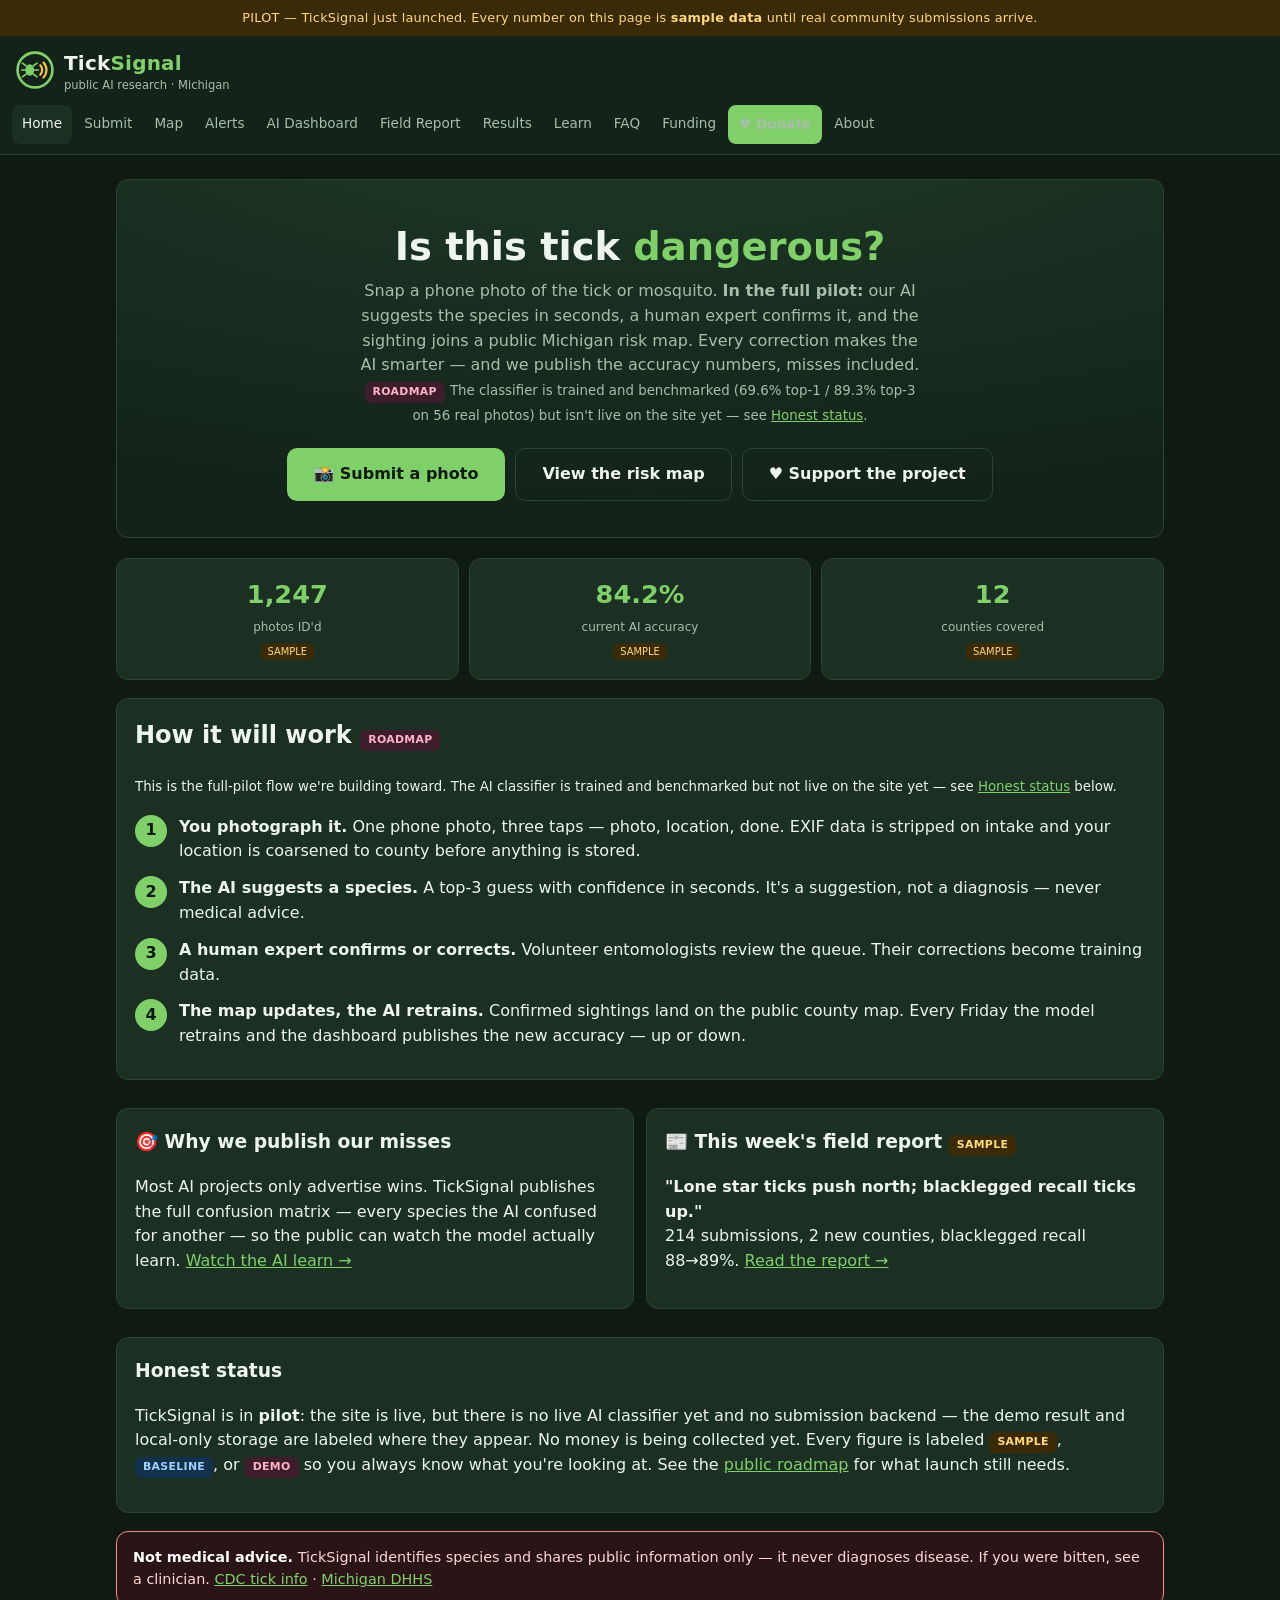
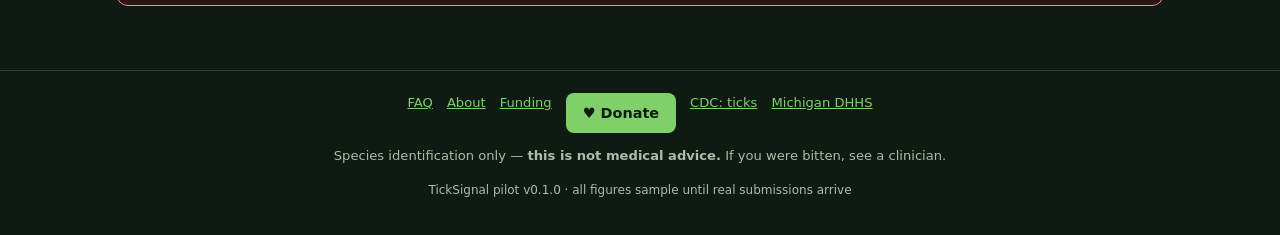
<file: index.html>
<!DOCTYPE html>
<html lang="en">
<head>
<meta charset="utf-8">
<meta name="viewport" content="width=device-width,initial-scale=1">
<title>TickSignal — Is this tick dangerous? (demo)</title>
<meta name="description" content="TickSignal demo: phone-photo tick & mosquito species ID research project. All data on this page is sample.">
<link rel="stylesheet" href="assets/styles.css">
</head>
<body>
<div class="demo-banner">PILOT — TickSignal just launched. Every number on this page is <strong>sample data</strong> until real community submissions arrive.</div>
<header class="site-header">
  <a class="brand" href="index.html">
    <svg width="38" height="38" viewBox="0 0 36 36" aria-hidden="true">
      <circle cx="18" cy="18" r="16.5" fill="none" stroke="#7fd069" stroke-width="2.5"/>
      <ellipse cx="13" cy="18" rx="4.2" ry="5.5" fill="#7fd069"/>
      <g stroke="#7fd069" stroke-width="1.6" stroke-linecap="round">
        <path d="M9.5 14 L6 11.5"/><path d="M9.5 18 L5.5 18"/><path d="M9.5 22 L6 24.5"/>
        <path d="M16.5 14 L20 11.5"/><path d="M16.8 18 L21 18"/><path d="M16.5 22 L20 24.5"/>
      </g>
      <g fill="none" stroke="#ffc53d" stroke-width="2" stroke-linecap="round">
        <path d="M23 13.5 a6.5 6.5 0 0 1 0 9"/>
        <path d="M26 11 a10 10 0 0 1 0 14"/>
      </g>
    </svg>
    <span><span class="brand-name">Tick<span>Signal</span></span><span class="brand-sub">public AI research · Michigan</span></span>
  </a>
  <nav class="site-nav">
    <a href="index.html" aria-current="page">Home</a>
    <a href="submit.html">Submit</a>
    <a href="map.html">Map</a><a href="alerts.html">Alerts</a>
    <a href="dashboard.html">AI Dashboard</a>
    <a href="report.html">Field Report</a>
    <a href="results.html">Results</a>
    <a href="learn.html">Learn</a>
    <a href="faq.html">FAQ</a>
    <a href="funding.html">Funding</a>
    <a class="btn btn-donate" href="https://ko-fi.com/dakotamccall9" target="_blank" rel="noopener">♥ Donate</a>
    <a href="about.html">About</a>
  </nav>
</header>

<main>
  <section class="hero">
    <h1>Is this tick <span class="q">dangerous?</span></h1>
    <p class="lede">Snap a phone photo of the tick or mosquito. <strong>In the full pilot:</strong> our AI suggests the species in seconds, a human expert confirms it, and the sighting joins a public Michigan risk map. Every correction makes the AI smarter — and we publish the accuracy numbers, misses included. <span class="badge demo">ROADMAP</span> <small>The classifier is trained and benchmarked (69.6% top-1 / 89.3% top-3 on 56 real photos) but isn't live on the site yet — see <a href="#honest-status">Honest status</a>.</small></p>
    <div class="cta-row">
      <a class="btn btn-primary" href="submit.html">📸 Submit a photo</a>
      <a class="btn btn-ghost" href="map.html">View the risk map</a>
      <a class="btn btn-ghost" href="https://ko-fi.com/dakotamccall9" target="_blank" rel="noopener">♥ Support the project</a>
    </div>
  </section>

  <section class="counters" aria-label="live counters">
    <div class="counter">
      <div class="num" id="c-photos">—</div>
      <div class="lbl">photos ID'd</div>
      <div><span class="tag">SAMPLE</span></div>
    </div>
    <div class="counter">
      <div class="num" id="c-acc">—</div>
      <div class="lbl">current AI accuracy</div>
      <div><span class="tag">SAMPLE</span></div>
    </div>
    <div class="counter">
      <div class="num" id="c-counties">—</div>
      <div class="lbl">counties covered</div>
      <div><span class="tag">SAMPLE</span></div>
    </div>
  </section>

  <section class="card">
    <h2>How it will work <span class="badge demo">ROADMAP</span></h2>
    <p><small>This is the full-pilot flow we're building toward. The AI classifier is trained and benchmarked but not live on the site yet — see <a href="#honest-status">Honest status</a> below.</small></p>
    <div class="step"><div class="n">1</div><div><strong>You photograph it.</strong> One phone photo, three taps — photo, location, done. EXIF data is stripped on intake and your location is coarsened to county before anything is stored.</div></div>
    <div class="step"><div class="n">2</div><div><strong>The AI suggests a species.</strong> A top-3 guess with confidence in seconds. It's a suggestion, not a diagnosis — never medical advice.</div></div>
    <div class="step"><div class="n">3</div><div><strong>A human expert confirms or corrects.</strong> Volunteer entomologists review the queue. Their corrections become training data.</div></div>
    <div class="step"><div class="n">4</div><div><strong>The map updates, the AI retrains.</strong> Confirmed sightings land on the public county map. Every Friday the model retrains and the dashboard publishes the new accuracy — up or down.</div></div>
  </section>

  <div class="grid2">
    <section class="card">
      <h3>🎯 Why we publish our misses</h3>
      <p>Most AI projects only advertise wins. TickSignal publishes the full confusion matrix — every species the AI confused for another — so the public can watch the model actually learn. <a href="dashboard.html">Watch the AI learn →</a></p>
    </section>
    <section class="card">
      <h3>📰 This week's field report <span class="badge sample">SAMPLE</span></h3>
      <p><strong>"Lone star ticks push north; blacklegged recall ticks up."</strong><br>
      214 submissions, 2 new counties, blacklegged recall 88→89%. <a href="report.html">Read the report →</a></p>
    </section>
  </div>

  <section class="card" id="honest-status">
    <h3>Honest status</h3>
    <p>TickSignal is in <strong>pilot</strong>: the site is live, but there is no live AI classifier yet and no submission backend — the demo result and local-only storage are labeled where they appear. No money is being collected yet. Every figure is labeled <span class="badge sample">SAMPLE</span>, <span class="badge baseline">BASELINE</span>, or <span class="badge demo">DEMO</span> so you always know what you're looking at. See the <a href="faq.html#roadmap">public roadmap</a> for what launch still needs.</p>
  </section>

  <div class="disclaimer">
    <strong>Not medical advice.</strong> TickSignal identifies species and shares public information only — it never diagnoses disease. If you were bitten, see a clinician. <a href="https://www.cdc.gov/ticks/" rel="noopener">CDC tick info</a> · <a href="https://www.michigan.gov/mdhhs" rel="noopener">Michigan DHHS</a>
  </div>
</main>

<footer class="site-footer">
  <div class="links">
    <a href="faq.html">FAQ</a><a href="about.html">About</a><a href="funding.html">Funding</a>
    <a class="btn btn-donate" href="https://ko-fi.com/dakotamccall9" target="_blank" rel="noopener">♥ Donate</a>
    <a href="https://www.cdc.gov/ticks/" rel="noopener">CDC: ticks</a><a href="https://www.michigan.gov/mdhhs" rel="noopener">Michigan DHHS</a>
  </div>
  <p>Species identification only — <strong>this is not medical advice.</strong> If you were bitten, see a clinician.</p>
  <p><small class="fine">TickSignal pilot v0.1.0 · all figures sample until real submissions arrive</small></p>
</footer>

<script src="assets/data.js"></script>
<script>
async function TS_loadData(){
  try{ const r = await fetch('data/data.json',{cache:'no-store'}); if(r.ok) return await r.json(); }catch(e){}
  return window.TICKSIGNAL_DATA || null;
}
TS_loadData().then(d=>{
  if(!d) return;
  document.getElementById('c-photos').textContent = d.counters.photosId.toLocaleString();
  document.getElementById('c-acc').textContent = d.counters.aiAccuracy.toFixed(1) + '%';
  document.getElementById('c-counties').textContent = d.counters.countiesCovered;
});
</script>
</body>
</html>
</file>
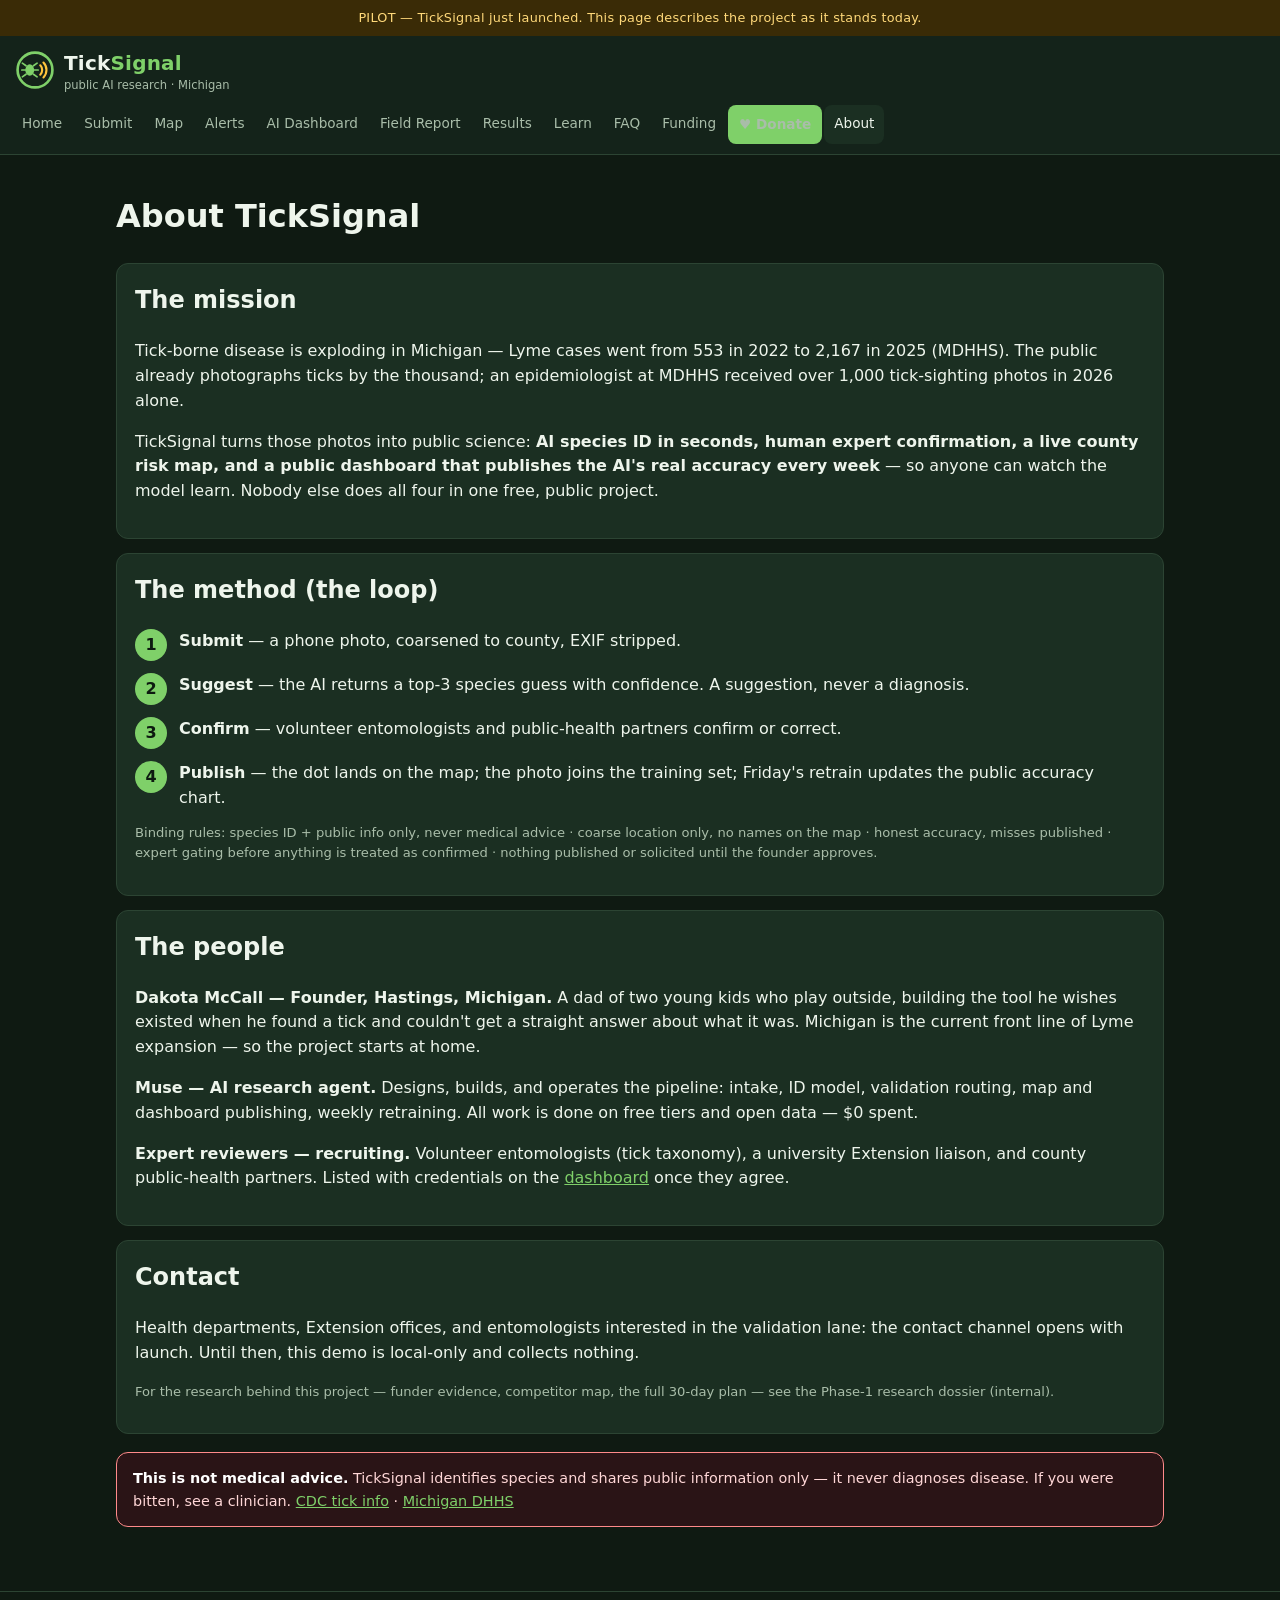
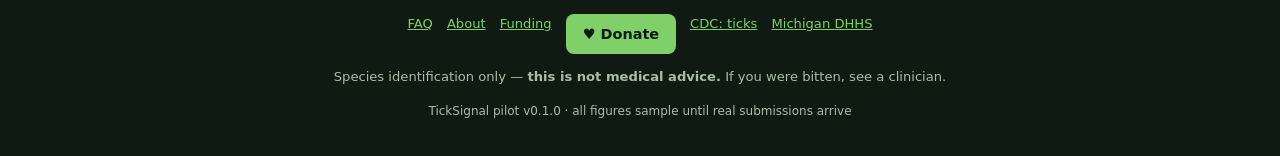
<file: about.html>
<!DOCTYPE html>
<html lang="en">
<head>
<meta charset="utf-8">
<meta name="viewport" content="width=device-width,initial-scale=1">
<title>About — TickSignal</title>
<link rel="stylesheet" href="assets/styles.css">
</head>
<body>
<div class="demo-banner">PILOT — TickSignal just launched. This page describes the project as it stands today.</div>
<header class="site-header">
  <a class="brand" href="index.html">
    <svg width="38" height="38" viewBox="0 0 36 36" aria-hidden="true">
      <circle cx="18" cy="18" r="16.5" fill="none" stroke="#7fd069" stroke-width="2.5"/>
      <ellipse cx="13" cy="18" rx="4.2" ry="5.5" fill="#7fd069"/>
      <g stroke="#7fd069" stroke-width="1.6" stroke-linecap="round">
        <path d="M9.5 14 L6 11.5"/><path d="M9.5 18 L5.5 18"/><path d="M9.5 22 L6 24.5"/>
        <path d="M16.5 14 L20 11.5"/><path d="M16.8 18 L21 18"/><path d="M16.5 22 L20 24.5"/>
      </g>
      <g fill="none" stroke="#ffc53d" stroke-width="2" stroke-linecap="round">
        <path d="M23 13.5 a6.5 6.5 0 0 1 0 9"/><path d="M26 11 a10 10 0 0 1 0 14"/>
      </g>
    </svg>
    <span><span class="brand-name">Tick<span>Signal</span></span><span class="brand-sub">public AI research · Michigan</span></span>
  </a>
  <nav class="site-nav">
    <a href="index.html">Home</a>
    <a href="submit.html">Submit</a>
    <a href="map.html">Map</a><a href="alerts.html">Alerts</a>
    <a href="dashboard.html">AI Dashboard</a>
    <a href="report.html">Field Report</a>
    <a href="results.html">Results</a>
    <a href="learn.html">Learn</a>
    <a href="faq.html">FAQ</a>
    <a href="funding.html">Funding</a>
    <a class="btn btn-donate" href="https://ko-fi.com/dakotamccall9" target="_blank" rel="noopener">♥ Donate</a>
    <a href="about.html" aria-current="page">About</a>
  </nav>
</header>

<main>
  <h1>About TickSignal</h1>

  <section class="card">
    <h2>The mission</h2>
    <p>Tick-borne disease is exploding in Michigan — Lyme cases went from 553 in 2022 to 2,167 in 2025 (MDHHS). The public already photographs ticks by the thousand; an epidemiologist at MDHHS received over 1,000 tick-sighting photos in 2026 alone.</p>
    <p>TickSignal turns those photos into public science: <strong>AI species ID in seconds, human expert confirmation, a live county risk map, and a public dashboard that publishes the AI's real accuracy every week</strong> — so anyone can watch the model learn. Nobody else does all four in one free, public project.</p>
  </section>

  <section class="card">
    <h2>The method (the loop)</h2>
    <div class="step"><div class="n">1</div><div><strong>Submit</strong> — a phone photo, coarsened to county, EXIF stripped.</div></div>
    <div class="step"><div class="n">2</div><div><strong>Suggest</strong> — the AI returns a top-3 species guess with confidence. A suggestion, never a diagnosis.</div></div>
    <div class="step"><div class="n">3</div><div><strong>Confirm</strong> — volunteer entomologists and public-health partners confirm or correct.</div></div>
    <div class="step"><div class="n">4</div><div><strong>Publish</strong> — the dot lands on the map; the photo joins the training set; Friday's retrain updates the public accuracy chart.</div></div>
    <p class="hint">Binding rules: species ID + public info only, never medical advice · coarse location only, no names on the map · honest accuracy, misses published · expert gating before anything is treated as confirmed · nothing published or solicited until the founder approves.</p>
  </section>

  <section class="card">
    <h2>The people</h2>
    <p><strong>Dakota McCall — Founder, Hastings, Michigan.</strong> A dad of two young kids who play outside, building the tool he wishes existed when he found a tick and couldn't get a straight answer about what it was. Michigan is the current front line of Lyme expansion — so the project starts at home.</p>
    <p><strong>Muse — AI research agent.</strong> Designs, builds, and operates the pipeline: intake, ID model, validation routing, map and dashboard publishing, weekly retraining. All work is done on free tiers and open data — $0 spent.</p>
    <p><strong>Expert reviewers — recruiting.</strong> Volunteer entomologists (tick taxonomy), a university Extension liaison, and county public-health partners. Listed with credentials on the <a href="dashboard.html">dashboard</a> once they agree.</p>
  </section>

  <section class="card">
    <h2>Contact</h2>
    <p>Health departments, Extension offices, and entomologists interested in the validation lane: the contact channel opens with launch. Until then, this demo is local-only and collects nothing.</p>
    <p class="hint">For the research behind this project — funder evidence, competitor map, the full 30-day plan — see the Phase-1 research dossier (internal).</p>
  </section>

  <div class="disclaimer">
    <strong>This is not medical advice.</strong> TickSignal identifies species and shares public information only — it never diagnoses disease. If you were bitten, see a clinician. <a href="https://www.cdc.gov/ticks/" rel="noopener">CDC tick info</a> · <a href="https://www.michigan.gov/mdhhs" rel="noopener">Michigan DHHS</a>
  </div>
</main>

<footer class="site-footer">
  <div class="links">
    <a href="faq.html">FAQ</a><a href="about.html">About</a><a href="funding.html">Funding</a>
    <a class="btn btn-donate" href="https://ko-fi.com/dakotamccall9" target="_blank" rel="noopener">♥ Donate</a>
    <a href="https://www.cdc.gov/ticks/" rel="noopener">CDC: ticks</a><a href="https://www.michigan.gov/mdhhs" rel="noopener">Michigan DHHS</a>
  </div>
  <p>Species identification only — <strong>this is not medical advice.</strong> If you were bitten, see a clinician.</p>
  <p><small class="fine">TickSignal pilot v0.1.0 · all figures sample until real submissions arrive</small></p>
</footer>
</body>
</html>
</file>
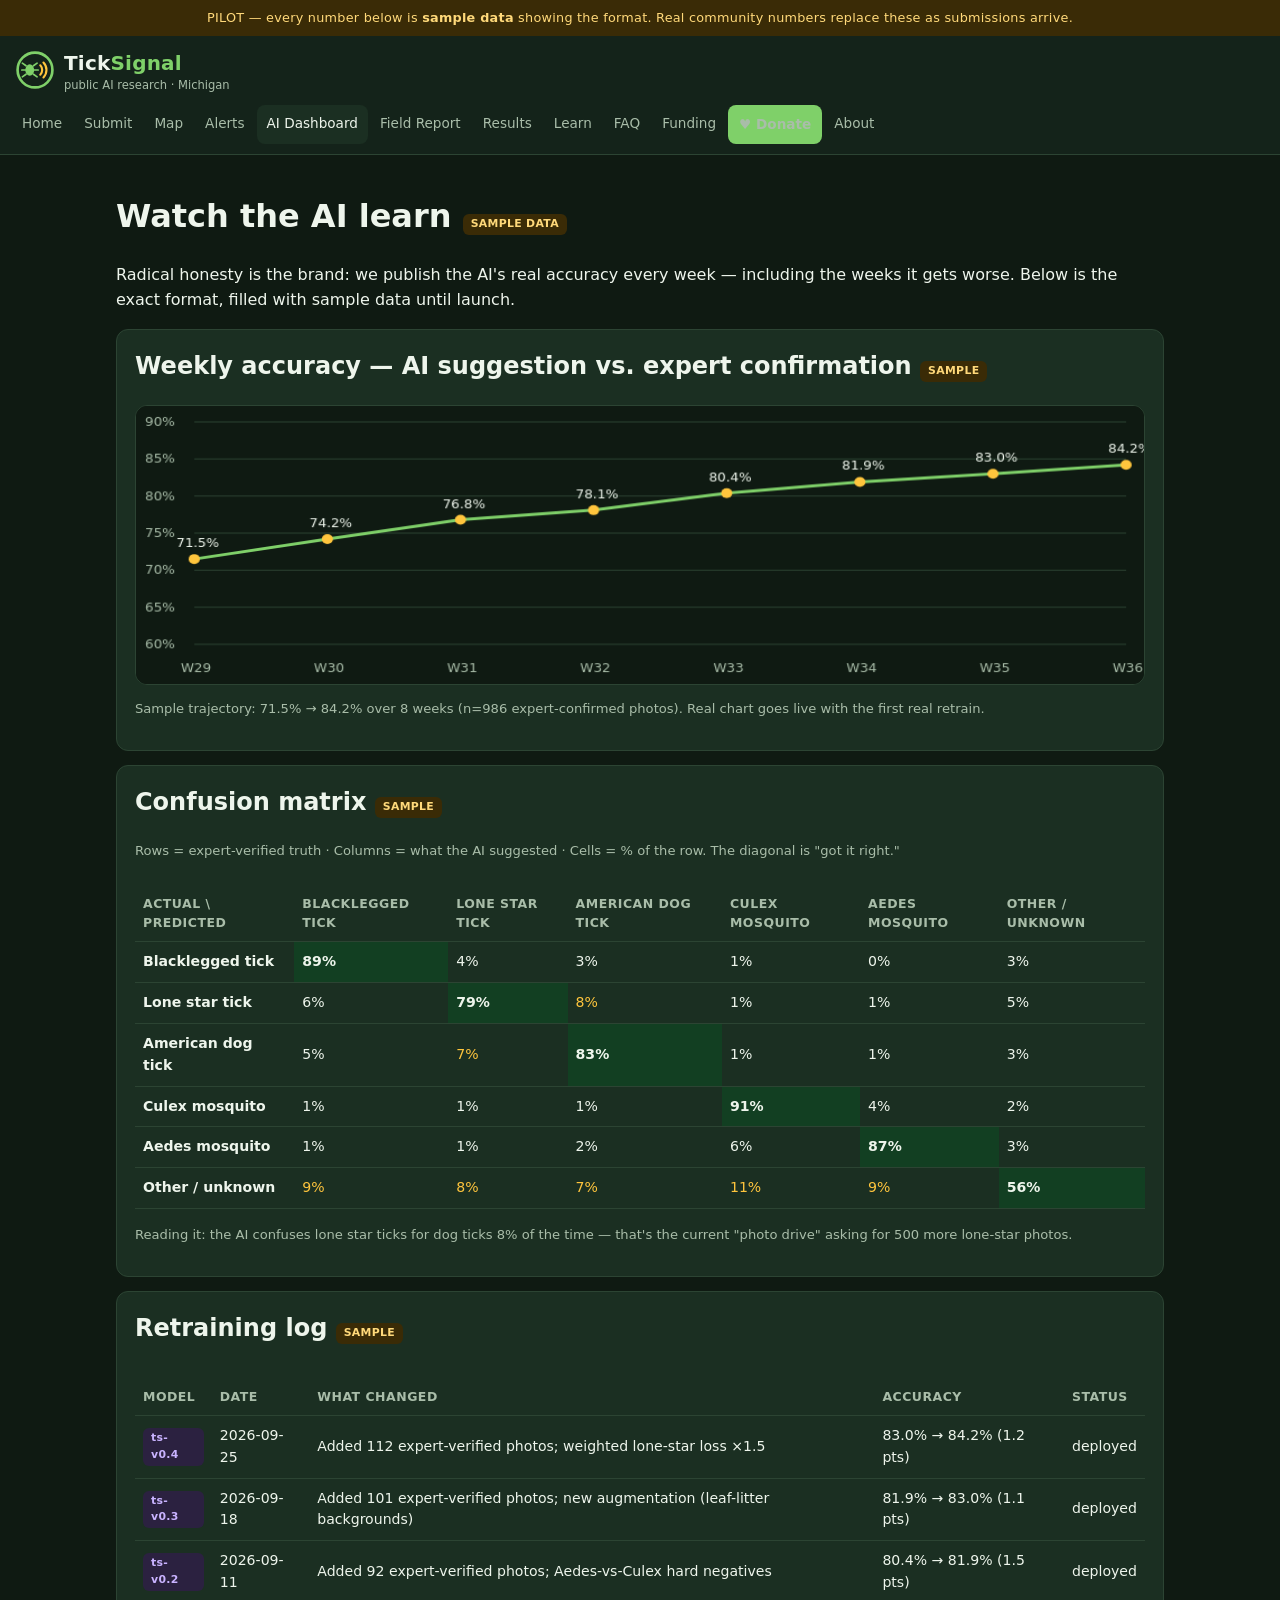
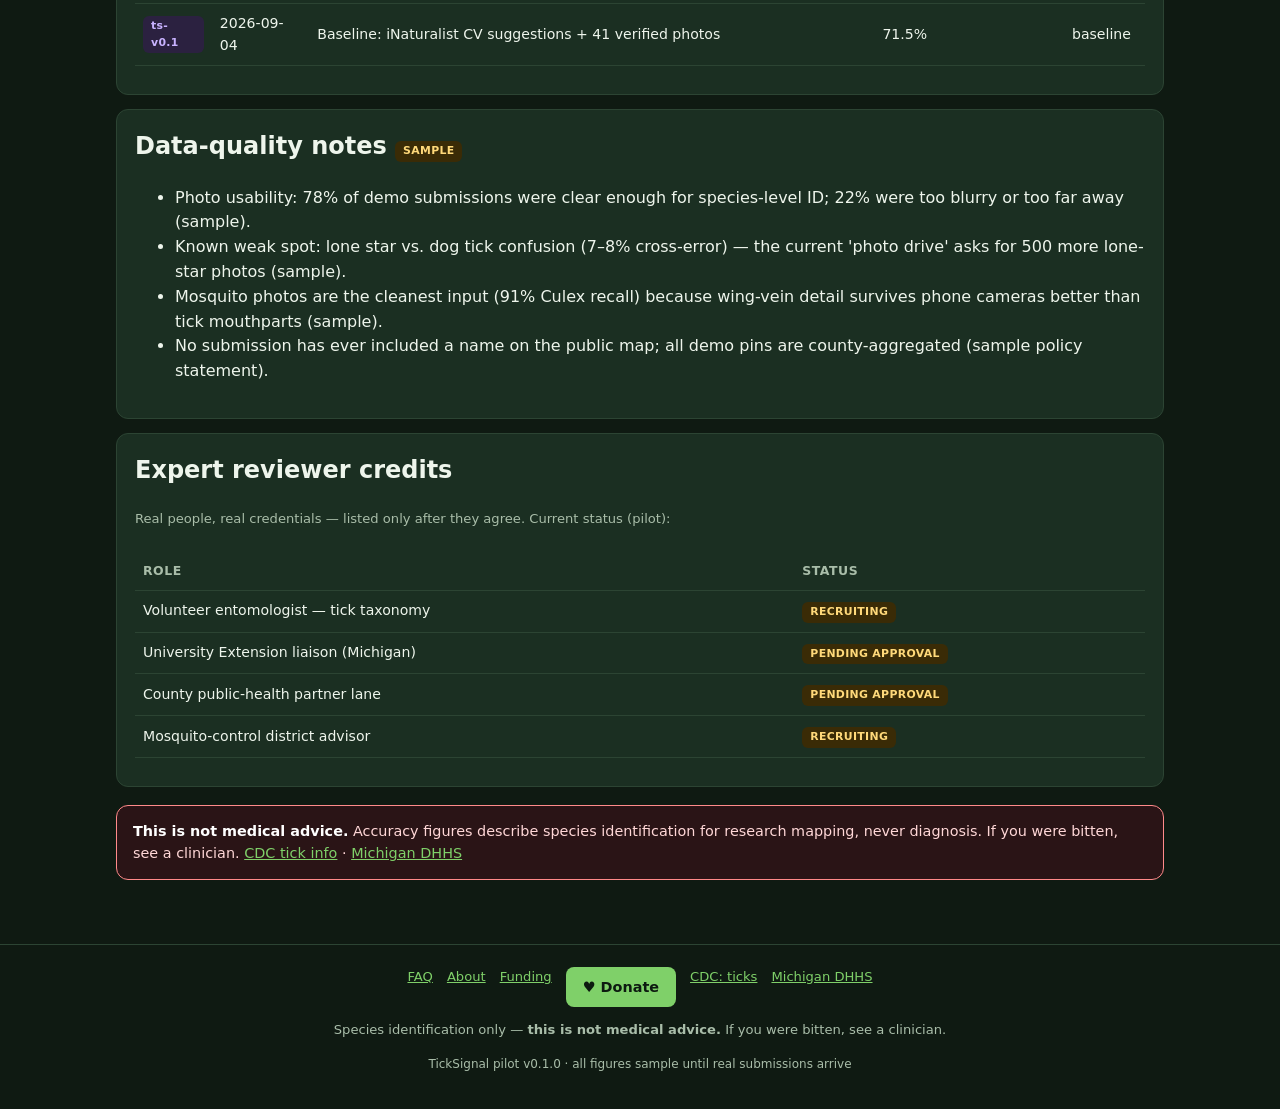
<file: dashboard.html>
<!DOCTYPE html>
<html lang="en">
<head>
<meta charset="utf-8">
<meta name="viewport" content="width=device-width,initial-scale=1">
<title>Watch the AI learn — TickSignal</title>
<link rel="stylesheet" href="assets/styles.css">
</head>
<body>
<div class="demo-banner">PILOT — every number below is <strong>sample data</strong> showing the format. Real community numbers replace these as submissions arrive.</div>
<header class="site-header">
  <a class="brand" href="index.html">
    <svg width="38" height="38" viewBox="0 0 36 36" aria-hidden="true">
      <circle cx="18" cy="18" r="16.5" fill="none" stroke="#7fd069" stroke-width="2.5"/>
      <ellipse cx="13" cy="18" rx="4.2" ry="5.5" fill="#7fd069"/>
      <g stroke="#7fd069" stroke-width="1.6" stroke-linecap="round">
        <path d="M9.5 14 L6 11.5"/><path d="M9.5 18 L5.5 18"/><path d="M9.5 22 L6 24.5"/>
        <path d="M16.5 14 L20 11.5"/><path d="M16.8 18 L21 18"/><path d="M16.5 22 L20 24.5"/>
      </g>
      <g fill="none" stroke="#ffc53d" stroke-width="2" stroke-linecap="round">
        <path d="M23 13.5 a6.5 6.5 0 0 1 0 9"/><path d="M26 11 a10 10 0 0 1 0 14"/>
      </g>
    </svg>
    <span><span class="brand-name">Tick<span>Signal</span></span><span class="brand-sub">public AI research · Michigan</span></span>
  </a>
  <nav class="site-nav">
    <a href="index.html">Home</a>
    <a href="submit.html">Submit</a>
    <a href="map.html">Map</a><a href="alerts.html">Alerts</a>
    <a href="dashboard.html" aria-current="page">AI Dashboard</a>
    <a href="report.html">Field Report</a>
    <a href="results.html">Results</a>
    <a href="learn.html">Learn</a>
    <a href="faq.html">FAQ</a>
    <a href="funding.html">Funding</a>
    <a class="btn btn-donate" href="https://ko-fi.com/dakotamccall9" target="_blank" rel="noopener">♥ Donate</a>
    <a href="about.html">About</a>
  </nav>
</header>

<main>
  <h1>Watch the AI learn <span class="badge sample">SAMPLE DATA</span></h1>
  <p>Radical honesty is the brand: we publish the AI's real accuracy every week — including the weeks it gets worse. Below is the exact format, filled with sample data until launch.</p>

  <section class="card">
    <h2>Weekly accuracy — AI suggestion vs. expert confirmation <span class="badge sample">SAMPLE</span></h2>
    <canvas class="chart" id="accChart" width="900" height="280" aria-label="sample weekly accuracy chart"></canvas>
    <p class="hint" id="accNote"></p>
  </section>

  <section class="card">
    <h2>Confusion matrix <span class="badge sample">SAMPLE</span></h2>
    <p class="hint">Rows = expert-verified truth · Columns = what the AI suggested · Cells = % of the row. The diagonal is "got it right."</p>
    <div class="table-wrap"><table id="confTable"></table></div>
    <p class="hint">Reading it: the AI confuses lone star ticks for dog ticks 8% of the time — that's the current "photo drive" asking for 500 more lone-star photos.</p>
  </section>

  <section class="card">
    <h2>Retraining log <span class="badge sample">SAMPLE</span></h2>
    <div class="table-wrap"><table>
      <thead><tr><th>Model</th><th>Date</th><th>What changed</th><th>Accuracy</th><th>Status</th></tr></thead>
      <tbody id="retrainBody"></tbody>
    </table></div>
  </section>

  <section class="card">
    <h2>Data-quality notes <span class="badge sample">SAMPLE</span></h2>
    <ul id="qualityList"></ul>
  </section>

  <section class="card">
    <h2>Expert reviewer credits</h2>
    <p class="hint">Real people, real credentials — listed only after they agree. Current status (pilot):</p>
    <div class="table-wrap"><table>
      <thead><tr><th>Role</th><th>Status</th></tr></thead>
      <tbody id="reviewerBody"></tbody>
    </table></div>
  </section>

  <div class="disclaimer">
    <strong>This is not medical advice.</strong> Accuracy figures describe species identification for research mapping, never diagnosis. If you were bitten, see a clinician. <a href="https://www.cdc.gov/ticks/" rel="noopener">CDC tick info</a> · <a href="https://www.michigan.gov/mdhhs" rel="noopener">Michigan DHHS</a>
  </div>
</main>

<footer class="site-footer">
  <div class="links">
    <a href="faq.html">FAQ</a><a href="about.html">About</a><a href="funding.html">Funding</a>
    <a class="btn btn-donate" href="https://ko-fi.com/dakotamccall9" target="_blank" rel="noopener">♥ Donate</a>
    <a href="https://www.cdc.gov/ticks/" rel="noopener">CDC: ticks</a><a href="https://www.michigan.gov/mdhhs" rel="noopener">Michigan DHHS</a>
  </div>
  <p>Species identification only — <strong>this is not medical advice.</strong> If you were bitten, see a clinician.</p>
  <p><small class="fine">TickSignal pilot v0.1.0 · all figures sample until real submissions arrive</small></p>
</footer>

<script src="assets/data.js"></script>
<script>
async function init(){
  let d=null;
  try{ const r=await fetch('data/data.json',{cache:'no-store'}); if(r.ok) d=await r.json(); }catch(e){}
  if(!d) d=window.TICKSIGNAL_DATA||null;
  if(!d) return;

  // --- canvas line chart (no libraries) ---
  const cv=document.getElementById('accChart'), ctx=cv.getContext('2d');
  const W=cv.width,H=cv.height,pad={l:52,r:16,t:16,b:40};
  const pts=d.weeklyAccuracy, min=60, max=90;
  const X=i=>pad.l+(W-pad.l-pad.r)*i/(pts.length-1);
  const Y=v=>pad.t+(H-pad.t-pad.b)*(1-(v-min)/(max-min));
  ctx.fillStyle='#0f1a12'; ctx.fillRect(0,0,W,H);
  ctx.strokeStyle='#2c4433'; ctx.fillStyle='#a9bda9'; ctx.font='12px system-ui';
  for(let v=min;v<=max;v+=5){ ctx.beginPath(); ctx.moveTo(pad.l,Y(v)); ctx.lineTo(W-pad.r,Y(v)); ctx.stroke();
    ctx.fillText(v+'%',8,Y(v)+4); }
  pts.forEach((p,i)=>ctx.fillText(p.week.split(' ')[0],X(i)-12,H-12));
  ctx.strokeStyle='#7fd069'; ctx.lineWidth=3; ctx.beginPath();
  pts.forEach((p,i)=>{ i?ctx.lineTo(X(i),Y(p.accuracy)):ctx.moveTo(X(0),Y(p.accuracy)); });
  ctx.stroke();
  pts.forEach((p,i)=>{ ctx.fillStyle='#ffc53d'; ctx.beginPath(); ctx.arc(X(i),Y(p.accuracy),5,0,7); ctx.fill();
    ctx.fillStyle='#eef5ec'; ctx.fillText(p.accuracy.toFixed(1)+'%',X(i)-16,Y(p.accuracy)-12); ctx.fillStyle='#ffc53d'; });
  document.getElementById('accNote').textContent='Sample trajectory: 71.5% → 84.2% over 8 weeks (n='+d.confusion.n+' expert-confirmed photos). Real chart goes live with the first real retrain.';

  // --- confusion matrix ---
  const t=document.getElementById('confTable'), cm=d.confusion, sp=d.species;
  let html='<thead><tr><th>Actual \\ Predicted</th>'+sp.map(s=>'<th>'+s.name+'</th>').join('')+'</tr></thead><tbody>';
  cm.rows.forEach(r=>{
    html+='<tr><td><strong>'+r.actual+'</strong></td>';
    sp.forEach(s=>{ const v=r[s.id]; const hot=(s.name===r.actual);
      html+='<td style="'+(hot?'background:#123f22;font-weight:700':'')+(v>=7&&!hot?';color:#ffc53d':'')+'">'+v+'%</td>'; });
    html+='</tr>'; });
  html+='</tbody>'; t.innerHTML=html;

  // --- retrain log ---
  const rb=document.getElementById('retrainBody');
  d.retrainLog.forEach(r=>{ const tr=document.createElement('tr');
    const delta=r.before==null?'— (baseline)':(r.after-r.before).toFixed(1)+' pts';
    tr.innerHTML='<td><span class="badge ai">'+r.model+'</span></td><td>'+r.date+'</td><td>'+r.change+'</td><td>'+(r.before==null?r.after.toFixed(1)+'%':r.before.toFixed(1)+'% → '+r.after.toFixed(1)+'% ('+delta+')')+'</td><td>'+r.status+'</td>';
    rb.appendChild(tr); });

  // --- quality notes ---
  const ql=document.getElementById('qualityList');
  d.dataQuality.forEach(q=>{ const li=document.createElement('li'); li.textContent=q; ql.appendChild(li); });

  // --- reviewers ---
  const vb=document.getElementById('reviewerBody');
  d.reviewers.forEach(r=>{ const tr=document.createElement('tr');
    tr.innerHTML='<td>'+r.role+'</td><td><span class="badge sample">'+r.status.toUpperCase()+'</span></td>'; vb.appendChild(tr); });
}
init();
</script>
</body>
</html>
</file>
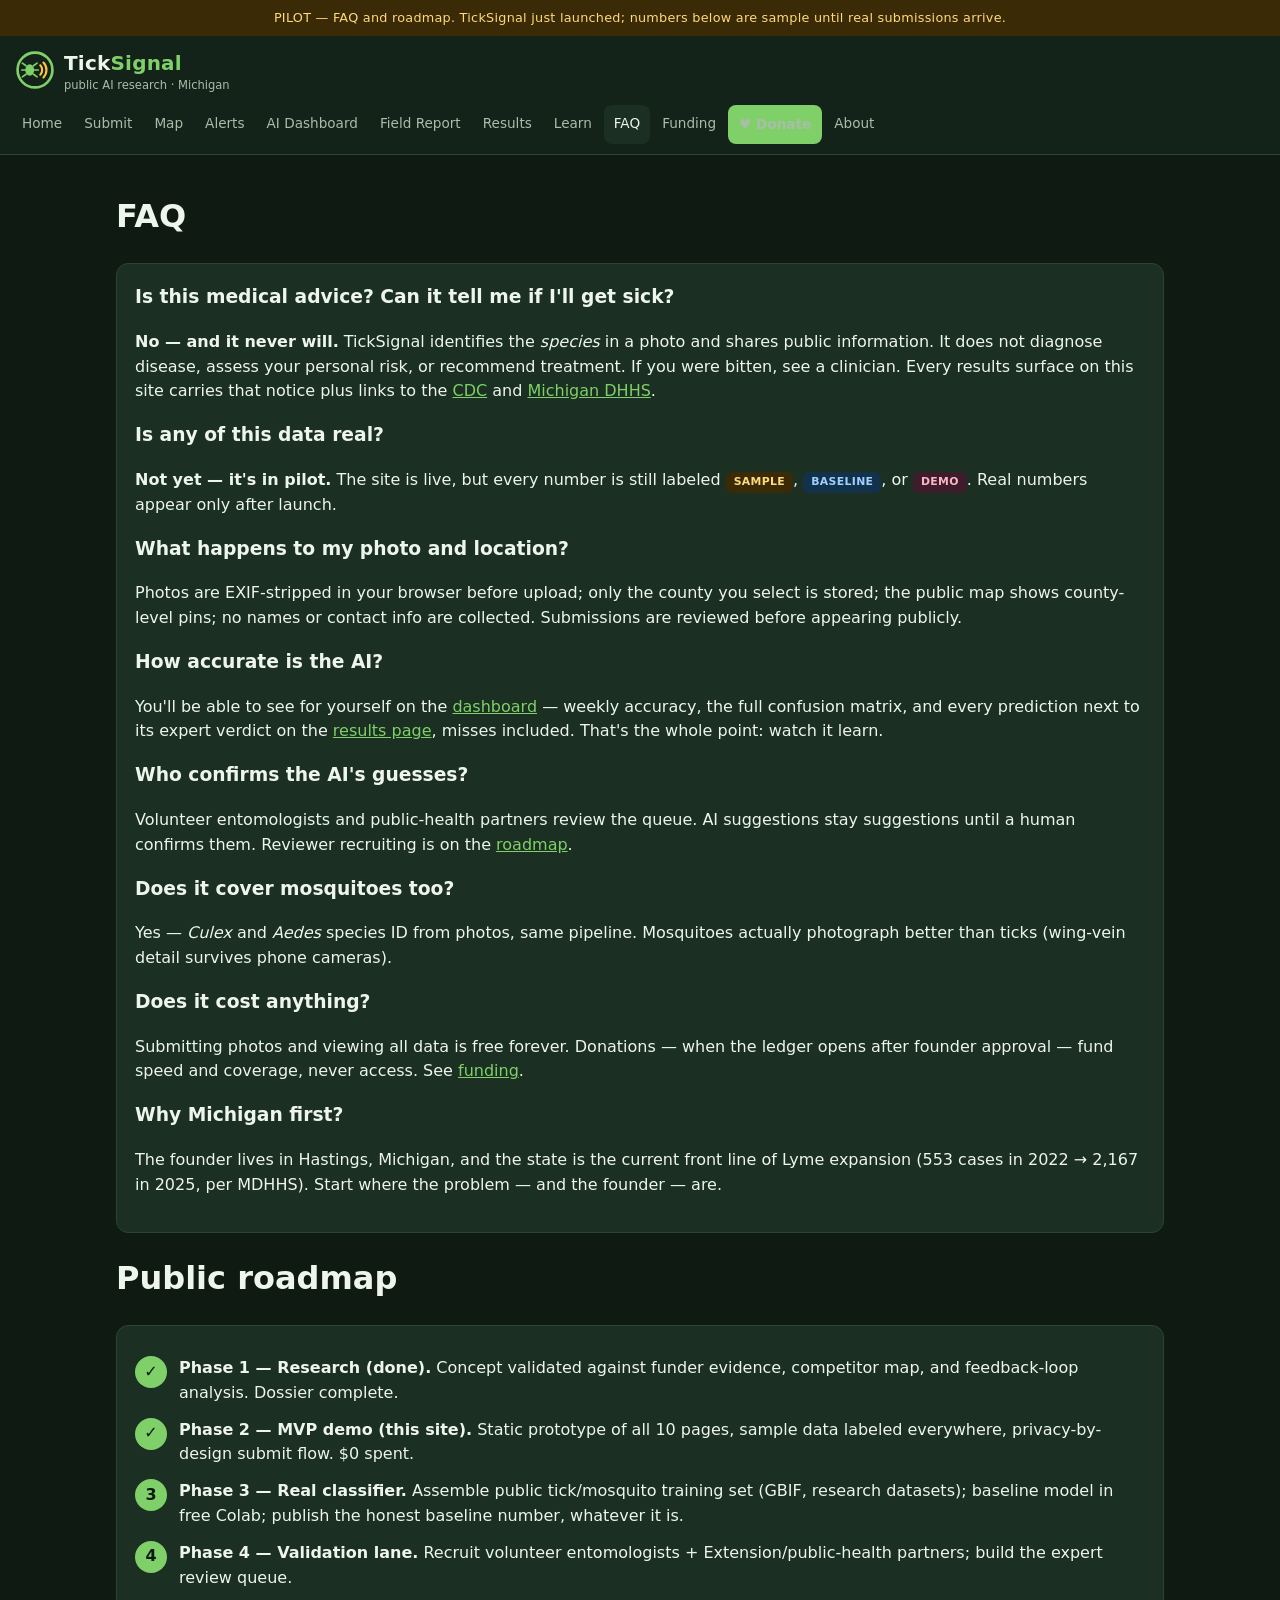
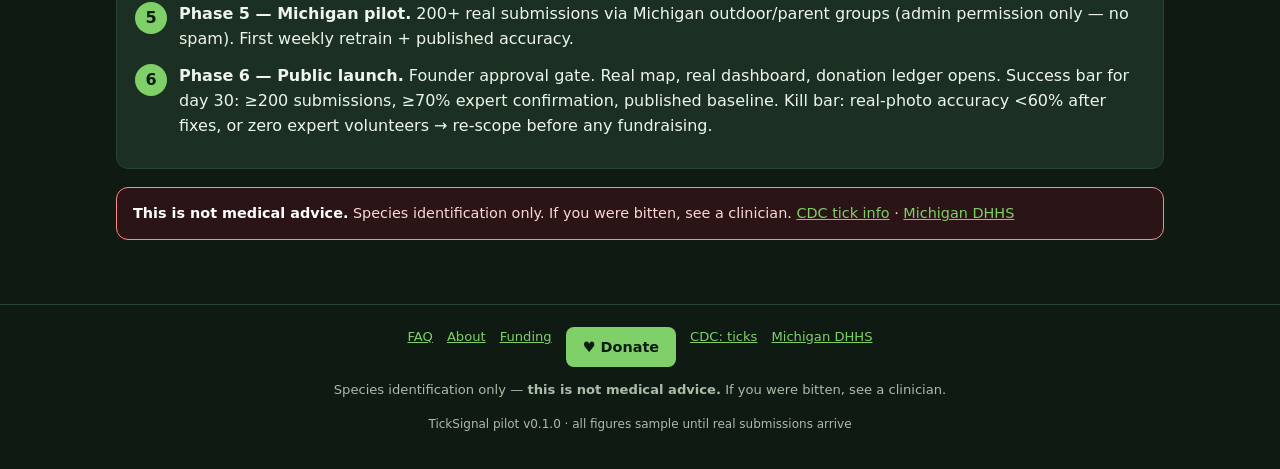
<file: faq.html>
<!DOCTYPE html>
<html lang="en">
<head>
<meta charset="utf-8">
<meta name="viewport" content="width=device-width,initial-scale=1">
<title>FAQ &amp; roadmap — TickSignal</title>
<link rel="stylesheet" href="assets/styles.css">
</head>
<body>
<div class="demo-banner">PILOT — FAQ and roadmap. TickSignal just launched; numbers below are sample until real submissions arrive.</div>
<header class="site-header">
  <a class="brand" href="index.html">
    <svg width="38" height="38" viewBox="0 0 36 36" aria-hidden="true">
      <circle cx="18" cy="18" r="16.5" fill="none" stroke="#7fd069" stroke-width="2.5"/>
      <ellipse cx="13" cy="18" rx="4.2" ry="5.5" fill="#7fd069"/>
      <g stroke="#7fd069" stroke-width="1.6" stroke-linecap="round">
        <path d="M9.5 14 L6 11.5"/><path d="M9.5 18 L5.5 18"/><path d="M9.5 22 L6 24.5"/>
        <path d="M16.5 14 L20 11.5"/><path d="M16.8 18 L21 18"/><path d="M16.5 22 L20 24.5"/>
      </g>
      <g fill="none" stroke="#ffc53d" stroke-width="2" stroke-linecap="round">
        <path d="M23 13.5 a6.5 6.5 0 0 1 0 9"/><path d="M26 11 a10 10 0 0 1 0 14"/>
      </g>
    </svg>
    <span><span class="brand-name">Tick<span>Signal</span></span><span class="brand-sub">public AI research · Michigan</span></span>
  </a>
  <nav class="site-nav">
    <a href="index.html">Home</a>
    <a href="submit.html">Submit</a>
    <a href="map.html">Map</a><a href="alerts.html">Alerts</a>
    <a href="dashboard.html">AI Dashboard</a>
    <a href="report.html">Field Report</a>
    <a href="results.html">Results</a>
    <a href="learn.html">Learn</a>
    <a href="faq.html" aria-current="page">FAQ</a>
    <a href="funding.html">Funding</a>
    <a class="btn btn-donate" href="https://ko-fi.com/dakotamccall9" target="_blank" rel="noopener">♥ Donate</a>
    <a href="about.html">About</a>
  </nav>
</header>

<main>
  <h1>FAQ</h1>

  <section class="card">
    <h3>Is this medical advice? Can it tell me if I'll get sick?</h3>
    <p><strong>No — and it never will.</strong> TickSignal identifies the <em>species</em> in a photo and shares public information. It does not diagnose disease, assess your personal risk, or recommend treatment. If you were bitten, see a clinician. Every results surface on this site carries that notice plus links to the <a href="https://www.cdc.gov/ticks/" rel="noopener">CDC</a> and <a href="https://www.michigan.gov/mdhhs" rel="noopener">Michigan DHHS</a>.</p>
    <h3>Is any of this data real?</h3>
    <p><strong>Not yet — it's in pilot.</strong> The site is live, but every number is still labeled <span class="badge sample">SAMPLE</span>, <span class="badge baseline">BASELINE</span>, or <span class="badge demo">DEMO</span>. Real numbers appear only after launch.</p>
    <h3>What happens to my photo and location?</h3>
    <p>Photos are EXIF-stripped in your browser before upload; only the county you select is stored; the public map shows county-level pins; no names or contact info are collected. Submissions are reviewed before appearing publicly.</p>
    <h3>How accurate is the AI?</h3>
    <p>You'll be able to see for yourself on the <a href="dashboard.html">dashboard</a> — weekly accuracy, the full confusion matrix, and every prediction next to its expert verdict on the <a href="results.html">results page</a>, misses included. That's the whole point: watch it learn.</p>
    <h3>Who confirms the AI's guesses?</h3>
    <p>Volunteer entomologists and public-health partners review the queue. AI suggestions stay suggestions until a human confirms them. Reviewer recruiting is on the <a href="faq.html#roadmap">roadmap</a>.</p>
    <h3>Does it cover mosquitoes too?</h3>
    <p>Yes — <em>Culex</em> and <em>Aedes</em> species ID from photos, same pipeline. Mosquitoes actually photograph better than ticks (wing-vein detail survives phone cameras).</p>
    <h3>Does it cost anything?</h3>
    <p>Submitting photos and viewing all data is free forever. Donations — when the ledger opens after founder approval — fund speed and coverage, never access. See <a href="funding.html">funding</a>.</p>
    <h3>Why Michigan first?</h3>
    <p>The founder lives in Hastings, Michigan, and the state is the current front line of Lyme expansion (553 cases in 2022 → 2,167 in 2025, per MDHHS). Start where the problem — and the founder — are.</p>
  </section>

  <h1 id="roadmap">Public roadmap</h1>
  <section class="card">
    <div class="step"><div class="n">✓</div><div><strong>Phase 1 — Research (done).</strong> Concept validated against funder evidence, competitor map, and feedback-loop analysis. Dossier complete.</div></div>
    <div class="step"><div class="n">✓</div><div><strong>Phase 2 — MVP demo (this site).</strong> Static prototype of all 10 pages, sample data labeled everywhere, privacy-by-design submit flow. $0 spent.</div></div>
    <div class="step"><div class="n">3</div><div><strong>Phase 3 — Real classifier.</strong> Assemble public tick/mosquito training set (GBIF, research datasets); baseline model in free Colab; publish the honest baseline number, whatever it is.</div></div>
    <div class="step"><div class="n">4</div><div><strong>Phase 4 — Validation lane.</strong> Recruit volunteer entomologists + Extension/public-health partners; build the expert review queue.</div></div>
    <div class="step"><div class="n">5</div><div><strong>Phase 5 — Michigan pilot.</strong> 200+ real submissions via Michigan outdoor/parent groups (admin permission only — no spam). First weekly retrain + published accuracy.</div></div>
    <div class="step"><div class="n">6</div><div><strong>Phase 6 — Public launch.</strong> Founder approval gate. Real map, real dashboard, donation ledger opens. Success bar for day 30: ≥200 submissions, ≥70% expert confirmation, published baseline. Kill bar: real-photo accuracy &lt;60% after fixes, or zero expert volunteers → re-scope before any fundraising.</div></div>
  </section>

  <div class="disclaimer">
    <strong>This is not medical advice.</strong> Species identification only. If you were bitten, see a clinician. <a href="https://www.cdc.gov/ticks/" rel="noopener">CDC tick info</a> · <a href="https://www.michigan.gov/mdhhs" rel="noopener">Michigan DHHS</a>
  </div>
</main>

<footer class="site-footer">
  <div class="links">
    <a href="faq.html">FAQ</a><a href="about.html">About</a><a href="funding.html">Funding</a>
    <a class="btn btn-donate" href="https://ko-fi.com/dakotamccall9" target="_blank" rel="noopener">♥ Donate</a>
    <a href="https://www.cdc.gov/ticks/" rel="noopener">CDC: ticks</a><a href="https://www.michigan.gov/mdhhs" rel="noopener">Michigan DHHS</a>
  </div>
  <p>Species identification only — <strong>this is not medical advice.</strong> If you were bitten, see a clinician.</p>
  <p><small class="fine">TickSignal pilot v0.1.0 · all figures sample until real submissions arrive</small></p>
</footer>
</body>
</html>
</file>
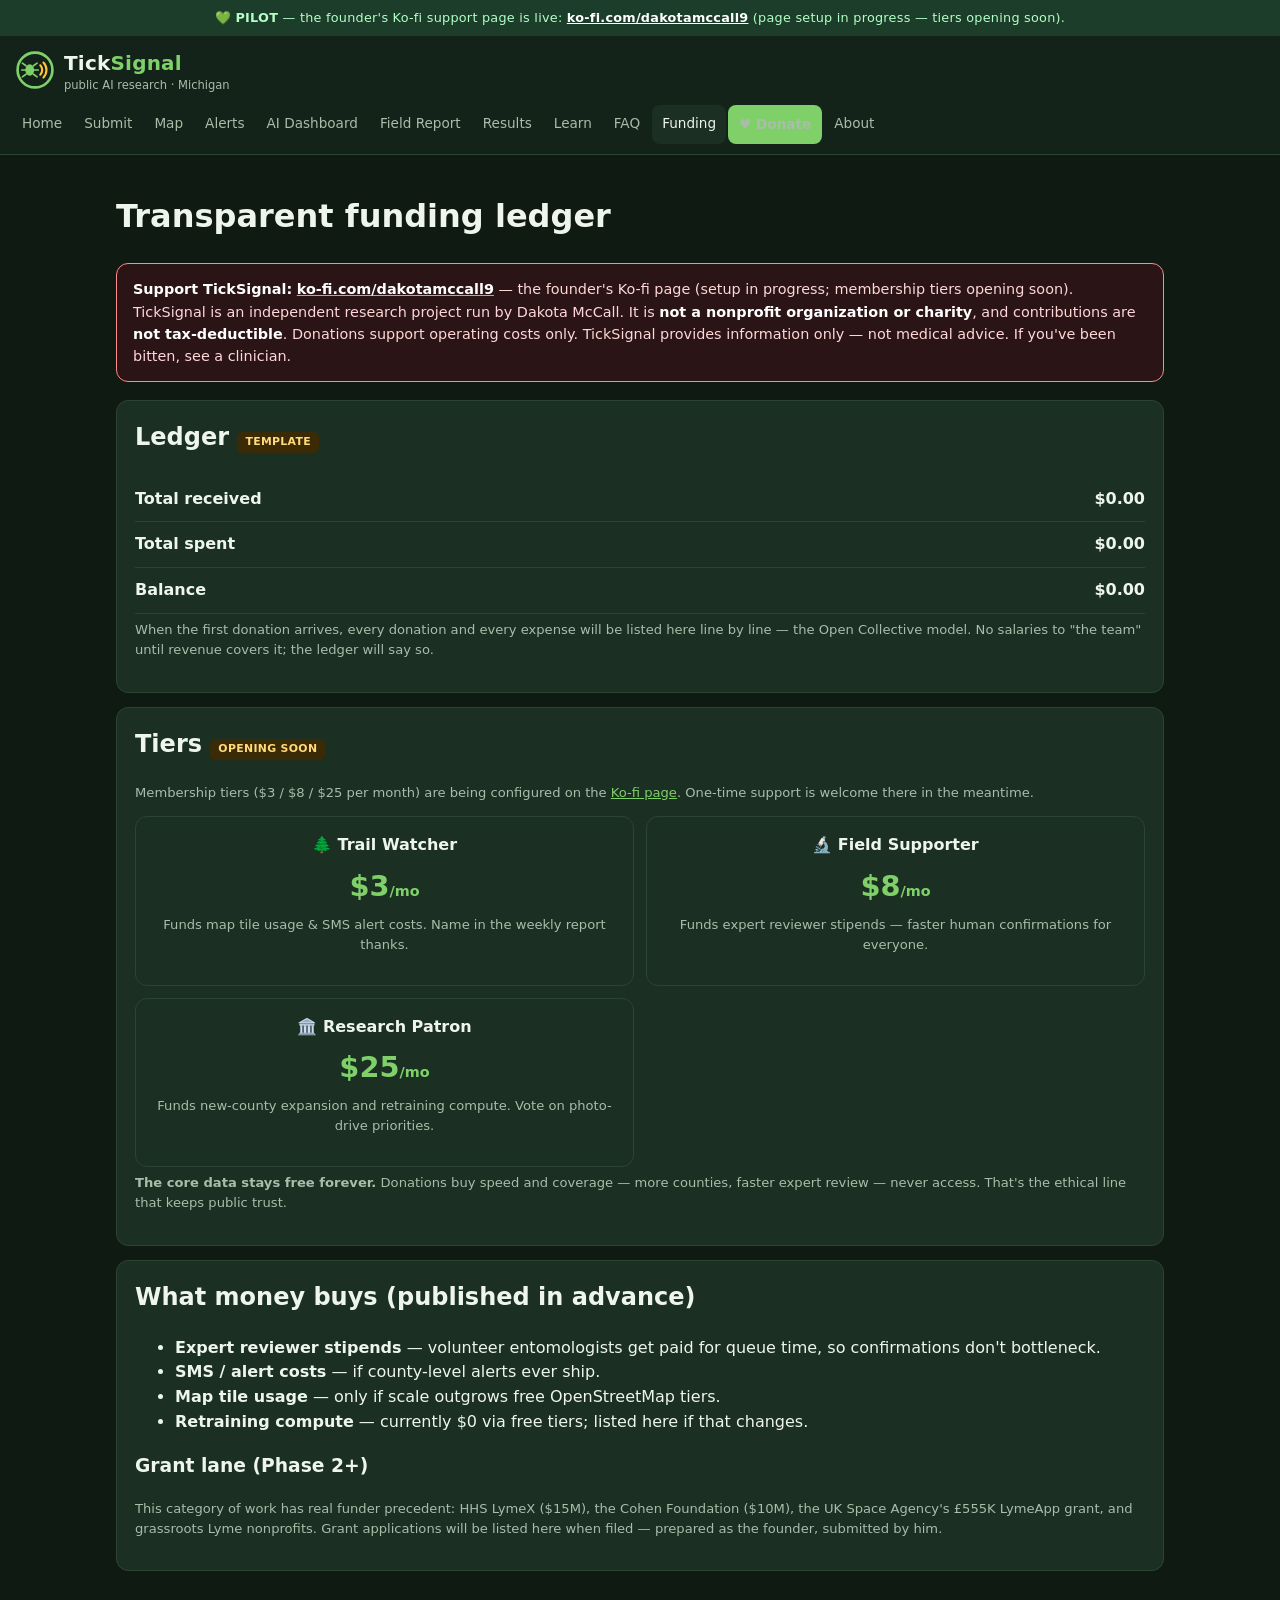
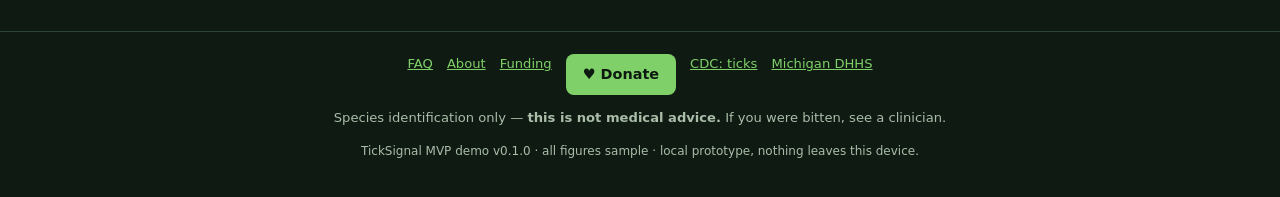
<file: funding.html>
<!DOCTYPE html>
<html lang="en">
<head>
<meta charset="utf-8">
<meta name="viewport" content="width=device-width,initial-scale=1">
<title>Funding — TickSignal (demo)</title>
<link rel="stylesheet" href="assets/styles.css">
</head>
<body>
<div class="demo-banner" style="background:#1d3d2b;color:#b3ffc7">💚 <strong>PILOT</strong> — the founder's Ko-fi support page is live: <a href="https://ko-fi.com/dakotamccall9" style="color:#fff"><strong>ko-fi.com/dakotamccall9</strong></a> (page setup in progress — tiers opening soon).</div>
<header class="site-header">
  <a class="brand" href="index.html">
    <svg width="38" height="38" viewBox="0 0 36 36" aria-hidden="true">
      <circle cx="18" cy="18" r="16.5" fill="none" stroke="#7fd069" stroke-width="2.5"/>
      <ellipse cx="13" cy="18" rx="4.2" ry="5.5" fill="#7fd069"/>
      <g stroke="#7fd069" stroke-width="1.6" stroke-linecap="round">
        <path d="M9.5 14 L6 11.5"/><path d="M9.5 18 L5.5 18"/><path d="M9.5 22 L6 24.5"/>
        <path d="M16.5 14 L20 11.5"/><path d="M16.8 18 L21 18"/><path d="M16.5 22 L20 24.5"/>
      </g>
      <g fill="none" stroke="#ffc53d" stroke-width="2" stroke-linecap="round">
        <path d="M23 13.5 a6.5 6.5 0 0 1 0 9"/><path d="M26 11 a10 10 0 0 1 0 14"/>
      </g>
    </svg>
    <span><span class="brand-name">Tick<span>Signal</span></span><span class="brand-sub">public AI research · Michigan</span></span>
  </a>
  <nav class="site-nav">
    <a href="index.html">Home</a>
    <a href="submit.html">Submit</a>
    <a href="map.html">Map</a><a href="alerts.html">Alerts</a>
    <a href="dashboard.html">AI Dashboard</a>
    <a href="report.html">Field Report</a>
    <a href="results.html">Results</a>
    <a href="learn.html">Learn</a>
    <a href="faq.html">FAQ</a>
    <a href="funding.html" aria-current="page">Funding</a>
    <a class="btn btn-donate" href="https://ko-fi.com/dakotamccall9" target="_blank" rel="noopener">♥ Donate</a>
    <a href="about.html">About</a>
  </nav>
</header>

<main>
  <h1>Transparent funding ledger</h1>

  <div class="disclaimer">
    <strong>Support TickSignal:</strong> <a href="https://ko-fi.com/dakotamccall9"><strong>ko-fi.com/dakotamccall9</strong></a> — the founder's Ko-fi page (setup in progress; membership tiers opening soon). TickSignal is an independent research project run by Dakota McCall. It is <strong>not a nonprofit organization or charity</strong>, and contributions are <strong>not tax-deductible</strong>. Donations support operating costs only. TickSignal provides information only — not medical advice. If you've been bitten, see a clinician.
  </div>

  <section class="card">
    <h2>Ledger <span class="badge sample">TEMPLATE</span></h2>
    <div class="ledger-row"><span><strong>Total received</strong></span><span><strong>$0.00</strong></span></div>
    <div class="ledger-row"><span><strong>Total spent</strong></span><span><strong>$0.00</strong></span></div>
    <div class="ledger-row"><span><strong>Balance</strong></span><span><strong>$0.00</strong></span></div>
    <p class="hint">When the first donation arrives, every donation and every expense will be listed here line by line — the Open Collective model. No salaries to "the team" until revenue covers it; the ledger will say so.</p>
  </section>

  <section class="card">
    <h2>Tiers <span class="badge sample">OPENING SOON</span></h2>
    <p class="hint">Membership tiers ($3 / $8 / $25 per month) are being configured on the <a href="https://ko-fi.com/dakotamccall9">Ko-fi page</a>. One-time support is welcome there in the meantime.</p>
    <div class="grid2">
      <div class="tier"><div class="name">🌲 Trail Watcher</div><div class="price">$3<span style="font-size:.9rem">/mo</span></div><p class="hint">Funds map tile usage &amp; SMS alert costs. Name in the weekly report thanks.</p></div>
      <div class="tier"><div class="name">🔬 Field Supporter</div><div class="price">$8<span style="font-size:.9rem">/mo</span></div><p class="hint">Funds expert reviewer stipends — faster human confirmations for everyone.</p></div>
      <div class="tier"><div class="name">🏛️ Research Patron</div><div class="price">$25<span style="font-size:.9rem">/mo</span></div><p class="hint">Funds new-county expansion and retraining compute. Vote on photo-drive priorities.</p></div>
    </div>
    <p class="hint"><strong>The core data stays free forever.</strong> Donations buy speed and coverage — more counties, faster expert review — never access. That's the ethical line that keeps public trust.</p>
  </section>

  <section class="card">
    <h2>What money buys (published in advance)</h2>
    <ul>
      <li><strong>Expert reviewer stipends</strong> — volunteer entomologists get paid for queue time, so confirmations don't bottleneck.</li>
      <li><strong>SMS / alert costs</strong> — if county-level alerts ever ship.</li>
      <li><strong>Map tile usage</strong> — only if scale outgrows free OpenStreetMap tiers.</li>
      <li><strong>Retraining compute</strong> — currently $0 via free tiers; listed here if that changes.</li>
    </ul>
    <h3>Grant lane (Phase 2+)</h3>
    <p class="hint">This category of work has real funder precedent: HHS LymeX ($15M), the Cohen Foundation ($10M), the UK Space Agency's £555K LymeApp grant, and grassroots Lyme nonprofits. Grant applications will be listed here when filed — prepared as the founder, submitted by him.</p>
  </section>
</main>

<footer class="site-footer">
  <div class="links">
    <a href="faq.html">FAQ</a><a href="about.html">About</a><a href="funding.html">Funding</a>
    <a class="btn btn-donate" href="https://ko-fi.com/dakotamccall9" target="_blank" rel="noopener">♥ Donate</a>
    <a href="https://www.cdc.gov/ticks/" rel="noopener">CDC: ticks</a><a href="https://www.michigan.gov/mdhhs" rel="noopener">Michigan DHHS</a>
  </div>
  <p>Species identification only — <strong>this is not medical advice.</strong> If you were bitten, see a clinician.</p>
  <p><small class="fine">TickSignal MVP demo v0.1.0 · all figures sample · local prototype, nothing leaves this device.</small></p>
</footer>
</body>
</html>
</file>
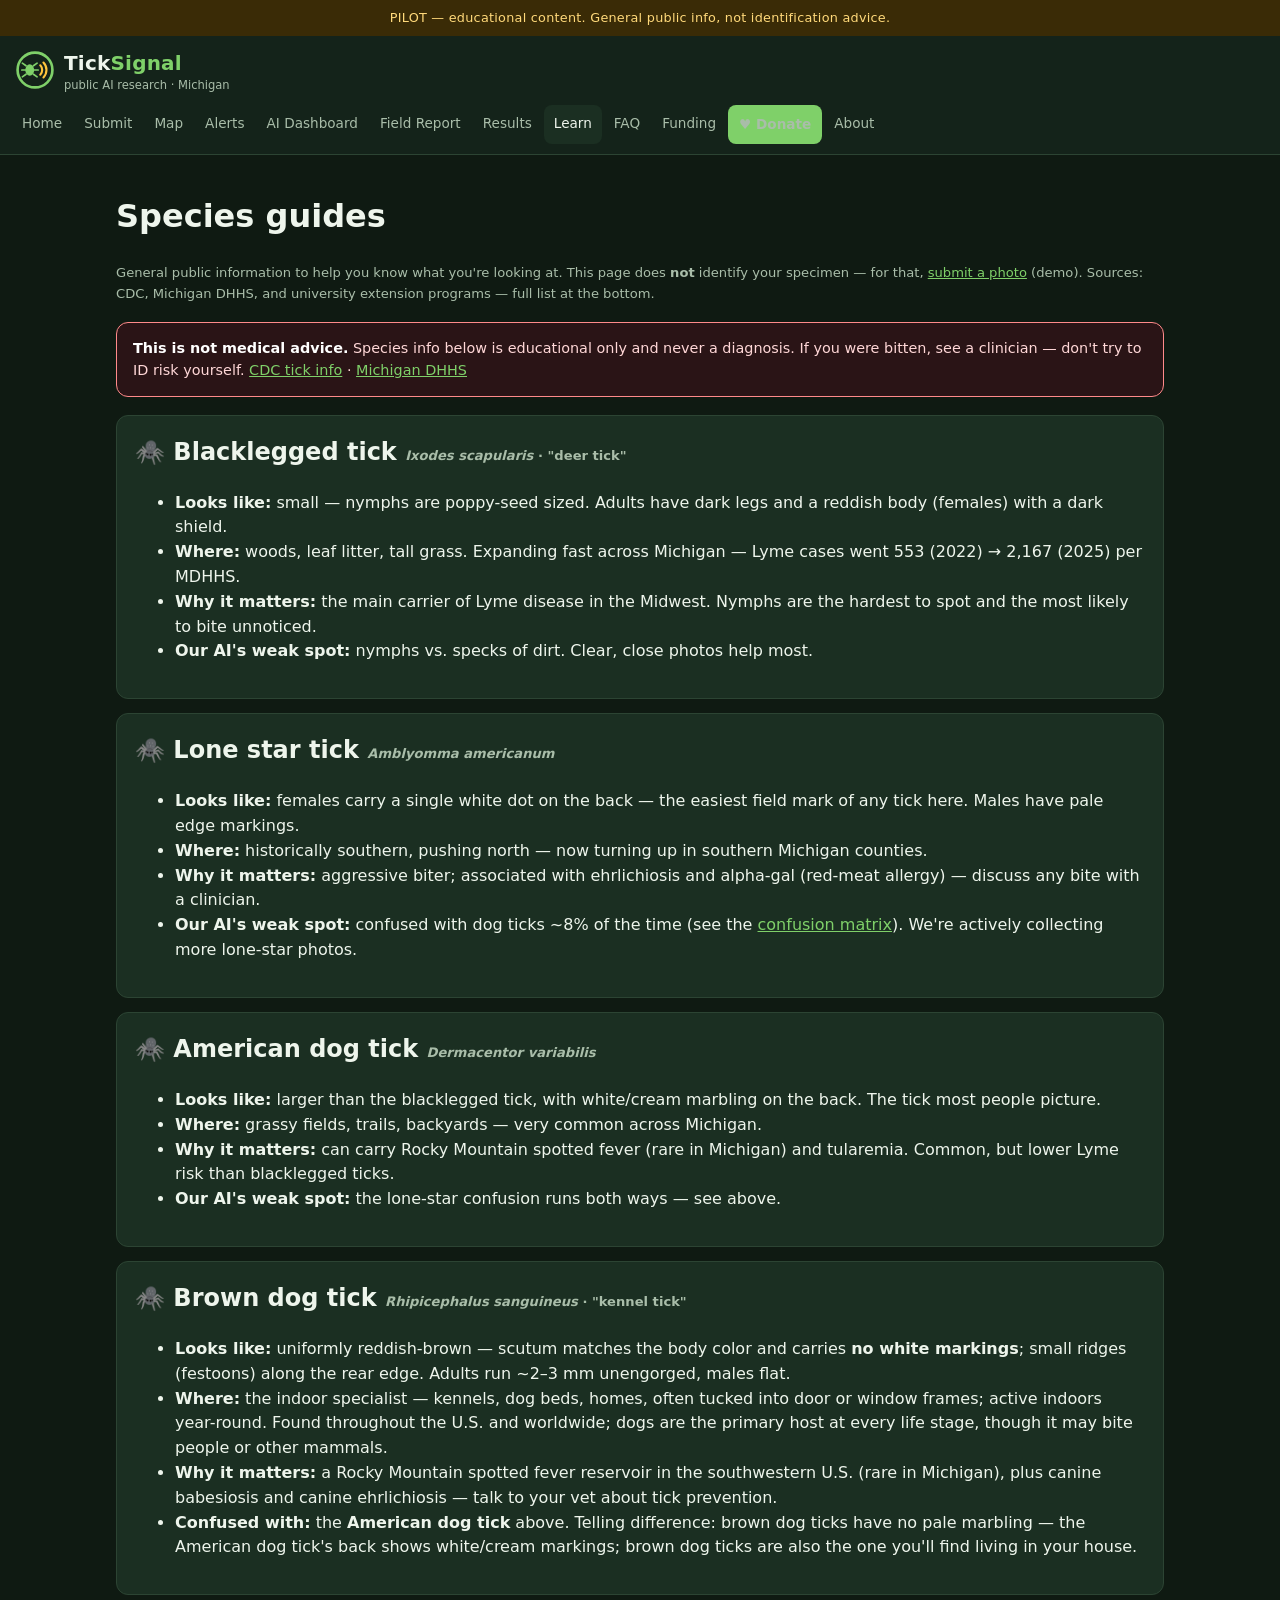
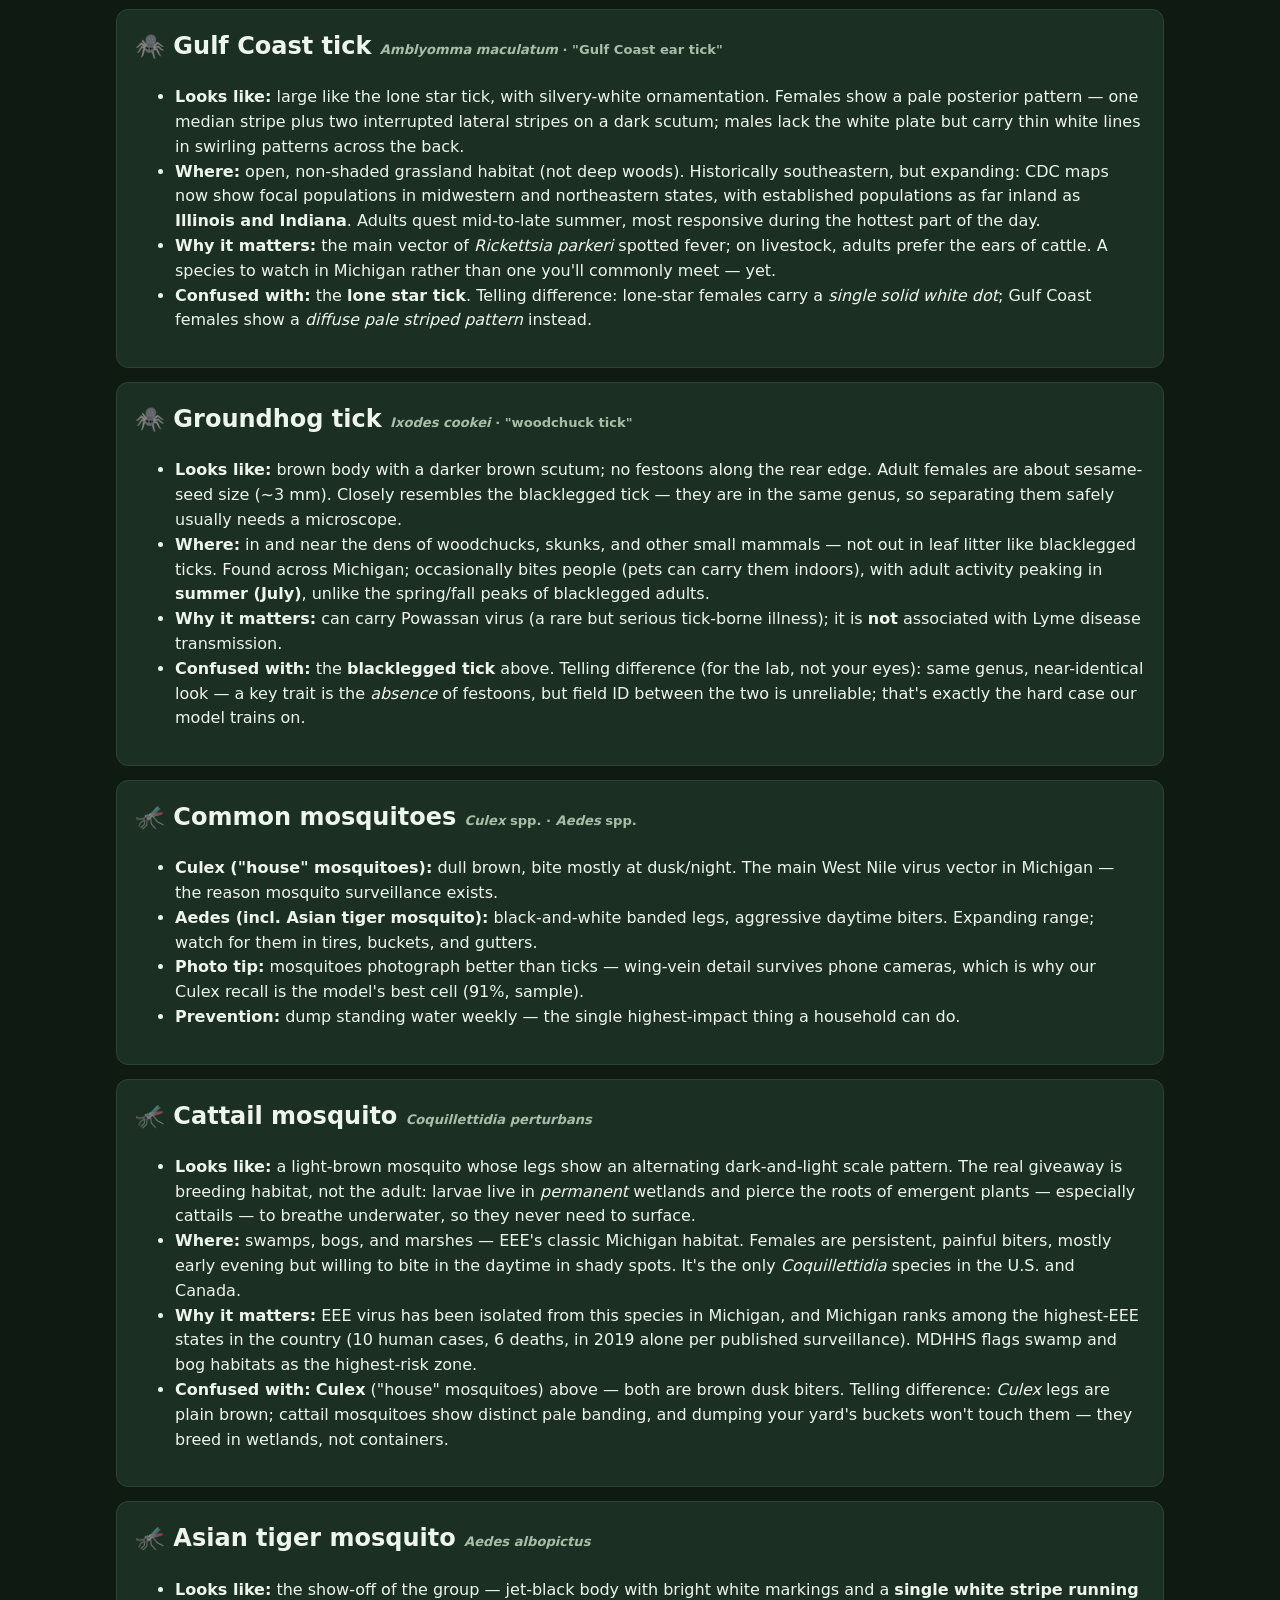
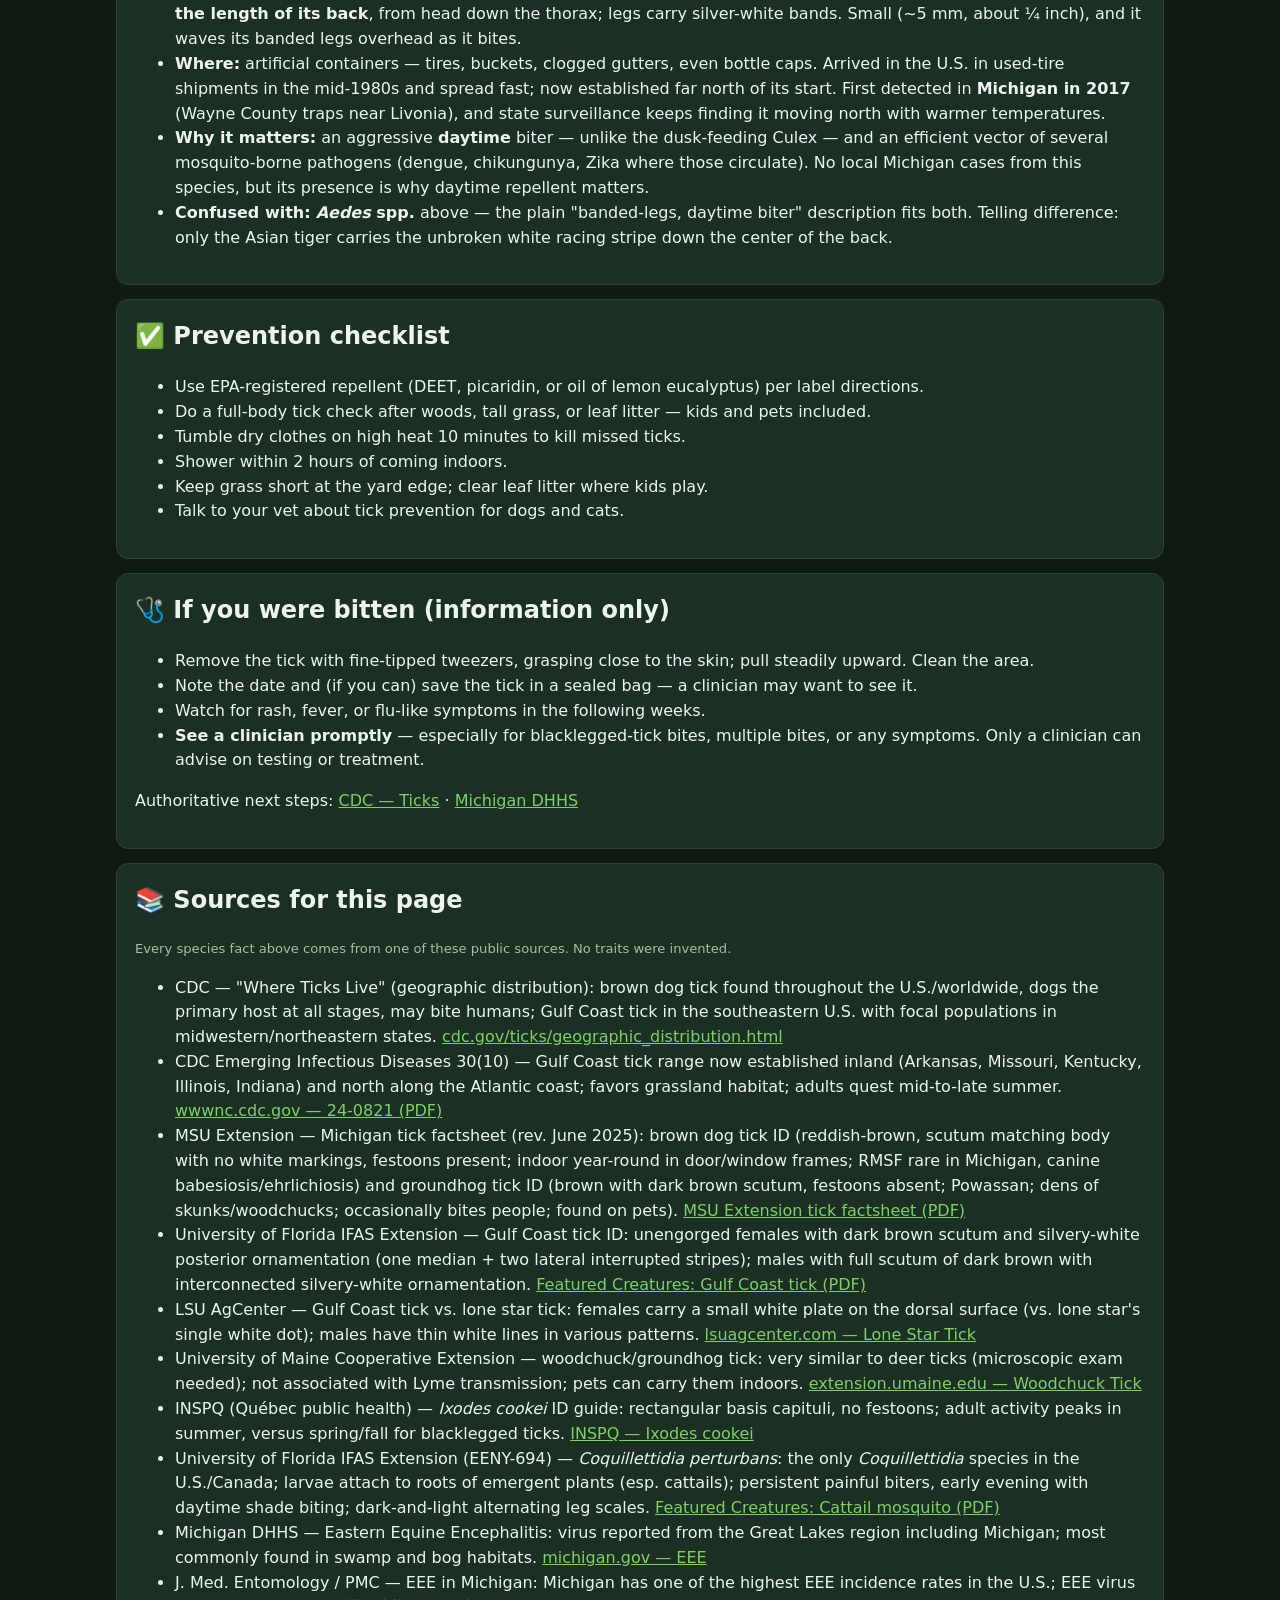
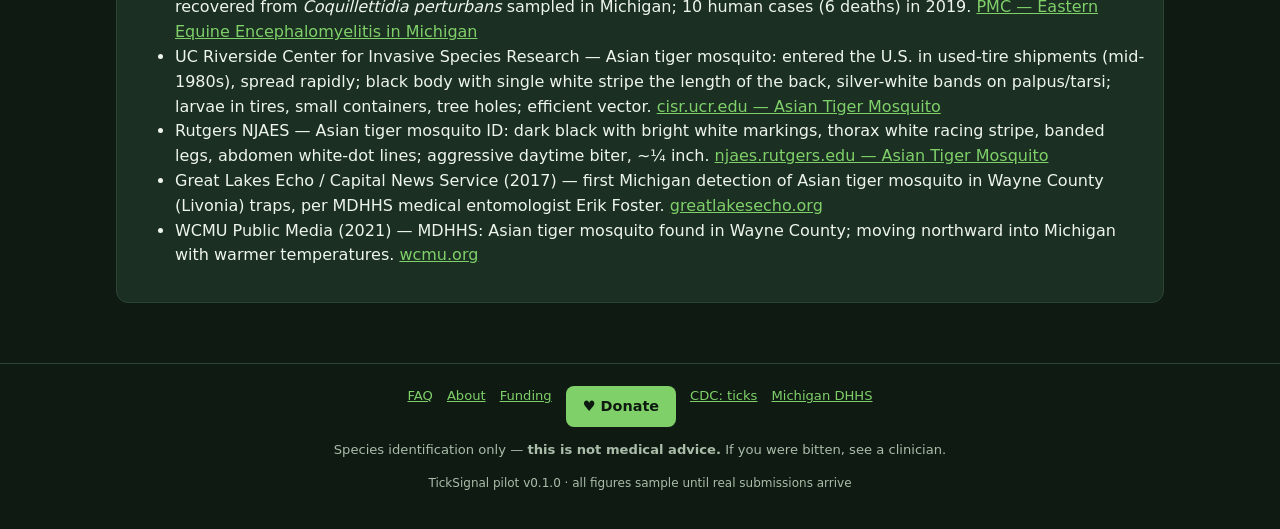
<file: learn.html>
<!DOCTYPE html>
<html lang="en">
<head>
<meta charset="utf-8">
<meta name="viewport" content="width=device-width,initial-scale=1">
<title>Learn — TickSignal</title>
<link rel="stylesheet" href="assets/styles.css">
</head>
<body>
<div class="demo-banner">PILOT — educational content. General public info, not identification advice.</div>
<header class="site-header">
  <a class="brand" href="index.html">
    <svg width="38" height="38" viewBox="0 0 36 36" aria-hidden="true">
      <circle cx="18" cy="18" r="16.5" fill="none" stroke="#7fd069" stroke-width="2.5"/>
      <ellipse cx="13" cy="18" rx="4.2" ry="5.5" fill="#7fd069"/>
      <g stroke="#7fd069" stroke-width="1.6" stroke-linecap="round">
        <path d="M9.5 14 L6 11.5"/><path d="M9.5 18 L5.5 18"/><path d="M9.5 22 L6 24.5"/>
        <path d="M16.5 14 L20 11.5"/><path d="M16.8 18 L21 18"/><path d="M16.5 22 L20 24.5"/>
      </g>
      <g fill="none" stroke="#ffc53d" stroke-width="2" stroke-linecap="round">
        <path d="M23 13.5 a6.5 6.5 0 0 1 0 9"/><path d="M26 11 a10 10 0 0 1 0 14"/>
      </g>
    </svg>
    <span><span class="brand-name">Tick<span>Signal</span></span><span class="brand-sub">public AI research · Michigan</span></span>
  </a>
  <nav class="site-nav">
    <a href="index.html">Home</a>
    <a href="submit.html">Submit</a>
    <a href="map.html">Map</a><a href="alerts.html">Alerts</a>
    <a href="dashboard.html">AI Dashboard</a>
    <a href="report.html">Field Report</a>
    <a href="results.html">Results</a>
    <a href="learn.html" aria-current="page">Learn</a>
    <a href="faq.html">FAQ</a>
    <a href="funding.html">Funding</a>
    <a class="btn btn-donate" href="https://ko-fi.com/dakotamccall9" target="_blank" rel="noopener">♥ Donate</a>
    <a href="about.html">About</a>
  </nav>
</header>

<main>
  <h1>Species guides</h1>
  <p class="hint">General public information to help you know what you're looking at. This page does <strong>not</strong> identify your specimen — for that, <a href="submit.html">submit a photo</a> (demo). Sources: CDC, Michigan DHHS, and university extension programs — full list at the bottom.</p>

  <div class="disclaimer">
    <strong>This is not medical advice.</strong> Species info below is educational only and never a diagnosis. If you were bitten, see a clinician — don't try to ID risk yourself. <a href="https://www.cdc.gov/ticks/" rel="noopener">CDC tick info</a> · <a href="https://www.michigan.gov/mdhhs" rel="noopener">Michigan DHHS</a>
  </div>

  <section class="card">
    <h2>🕷️ Blacklegged tick <small class="hint"><em>Ixodes scapularis</em> · "deer tick"</small></h2>
    <ul>
      <li><strong>Looks like:</strong> small — nymphs are poppy-seed sized. Adults have dark legs and a reddish body (females) with a dark shield.</li>
      <li><strong>Where:</strong> woods, leaf litter, tall grass. Expanding fast across Michigan — Lyme cases went 553 (2022) → 2,167 (2025) per MDHHS.</li>
      <li><strong>Why it matters:</strong> the main carrier of Lyme disease in the Midwest. Nymphs are the hardest to spot and the most likely to bite unnoticed.</li>
      <li><strong>Our AI's weak spot:</strong> nymphs vs. specks of dirt. Clear, close photos help most.</li>
    </ul>
  </section>

  <section class="card">
    <h2>🕷️ Lone star tick <small class="hint"><em>Amblyomma americanum</em></small></h2>
    <ul>
      <li><strong>Looks like:</strong> females carry a single white dot on the back — the easiest field mark of any tick here. Males have pale edge markings.</li>
      <li><strong>Where:</strong> historically southern, pushing north — now turning up in southern Michigan counties.</li>
      <li><strong>Why it matters:</strong> aggressive biter; associated with ehrlichiosis and alpha-gal (red-meat allergy) — discuss any bite with a clinician.</li>
      <li><strong>Our AI's weak spot:</strong> confused with dog ticks ~8% of the time (see the <a href="dashboard.html">confusion matrix</a>). We're actively collecting more lone-star photos.</li>
    </ul>
  </section>

  <section class="card">
    <h2>🕷️ American dog tick <small class="hint"><em>Dermacentor variabilis</em></small></h2>
    <ul>
      <li><strong>Looks like:</strong> larger than the blacklegged tick, with white/cream marbling on the back. The tick most people picture.</li>
      <li><strong>Where:</strong> grassy fields, trails, backyards — very common across Michigan.</li>
      <li><strong>Why it matters:</strong> can carry Rocky Mountain spotted fever (rare in Michigan) and tularemia. Common, but lower Lyme risk than blacklegged ticks.</li>
      <li><strong>Our AI's weak spot:</strong> the lone-star confusion runs both ways — see above.</li>
    </ul>
  </section>

  <section class="card">
    <h2>🕷️ Brown dog tick <small class="hint"><em>Rhipicephalus sanguineus</em> · "kennel tick"</small></h2>
    <ul>
      <li><strong>Looks like:</strong> uniformly reddish-brown — scutum matches the body color and carries <strong>no white markings</strong>; small ridges (festoons) along the rear edge. Adults run ~2–3 mm unengorged, males flat.</li>
      <li><strong>Where:</strong> the indoor specialist — kennels, dog beds, homes, often tucked into door or window frames; active indoors year-round. Found throughout the U.S. and worldwide; dogs are the primary host at every life stage, though it may bite people or other mammals.</li>
      <li><strong>Why it matters:</strong> a Rocky Mountain spotted fever reservoir in the southwestern U.S. (rare in Michigan), plus canine babesiosis and canine ehrlichiosis — talk to your vet about tick prevention.</li>
      <li><strong>Confused with:</strong> the <strong>American dog tick</strong> above. Telling difference: brown dog ticks have no pale marbling — the American dog tick's back shows white/cream markings; brown dog ticks are also the one you'll find living in your house.</li>
    </ul>
  </section>

  <section class="card">
    <h2>🕷️ Gulf Coast tick <small class="hint"><em>Amblyomma maculatum</em> · "Gulf Coast ear tick"</small></h2>
    <ul>
      <li><strong>Looks like:</strong> large like the lone star tick, with silvery-white ornamentation. Females show a pale posterior pattern — one median stripe plus two interrupted lateral stripes on a dark scutum; males lack the white plate but carry thin white lines in swirling patterns across the back.</li>
      <li><strong>Where:</strong> open, non-shaded grassland habitat (not deep woods). Historically southeastern, but expanding: CDC maps now show focal populations in midwestern and northeastern states, with established populations as far inland as <strong>Illinois and Indiana</strong>. Adults quest mid-to-late summer, most responsive during the hottest part of the day.</li>
      <li><strong>Why it matters:</strong> the main vector of <em>Rickettsia parkeri</em> spotted fever; on livestock, adults prefer the ears of cattle. A species to watch in Michigan rather than one you'll commonly meet — yet.</li>
      <li><strong>Confused with:</strong> the <strong>lone star tick</strong>. Telling difference: lone-star females carry a <em>single solid white dot</em>; Gulf Coast females show a <em>diffuse pale striped pattern</em> instead.</li>
    </ul>
  </section>

  <section class="card">
    <h2>🕷️ Groundhog tick <small class="hint"><em>Ixodes cookei</em> · "woodchuck tick"</small></h2>
    <ul>
      <li><strong>Looks like:</strong> brown body with a darker brown scutum; no festoons along the rear edge. Adult females are about sesame-seed size (~3 mm). Closely resembles the blacklegged tick — they are in the same genus, so separating them safely usually needs a microscope.</li>
      <li><strong>Where:</strong> in and near the dens of woodchucks, skunks, and other small mammals — not out in leaf litter like blacklegged ticks. Found across Michigan; occasionally bites people (pets can carry them indoors), with adult activity peaking in <strong>summer (July)</strong>, unlike the spring/fall peaks of blacklegged adults.</li>
      <li><strong>Why it matters:</strong> can carry Powassan virus (a rare but serious tick-borne illness); it is <strong>not</strong> associated with Lyme disease transmission.</li>
      <li><strong>Confused with:</strong> the <strong>blacklegged tick</strong> above. Telling difference (for the lab, not your eyes): same genus, near-identical look — a key trait is the <em>absence</em> of festoons, but field ID between the two is unreliable; that's exactly the hard case our model trains on.</li>
    </ul>
  </section>

  <section class="card">
    <h2>🦟 Common mosquitoes <small class="hint"><em>Culex</em> spp. · <em>Aedes</em> spp.</small></h2>
    <ul>
      <li><strong>Culex ("house" mosquitoes):</strong> dull brown, bite mostly at dusk/night. The main West Nile virus vector in Michigan — the reason mosquito surveillance exists.</li>
      <li><strong>Aedes (incl. Asian tiger mosquito):</strong> black-and-white banded legs, aggressive daytime biters. Expanding range; watch for them in tires, buckets, and gutters.</li>
      <li><strong>Photo tip:</strong> mosquitoes photograph better than ticks — wing-vein detail survives phone cameras, which is why our Culex recall is the model's best cell (91%, sample).</li>
      <li><strong>Prevention:</strong> dump standing water weekly — the single highest-impact thing a household can do.</li>
    </ul>
  </section>

  <section class="card">
    <h2>🦟 Cattail mosquito <small class="hint"><em>Coquillettidia perturbans</em></small></h2>
    <ul>
      <li><strong>Looks like:</strong> a light-brown mosquito whose legs show an alternating dark-and-light scale pattern. The real giveaway is breeding habitat, not the adult: larvae live in <em>permanent</em> wetlands and pierce the roots of emergent plants — especially cattails — to breathe underwater, so they never need to surface.</li>
      <li><strong>Where:</strong> swamps, bogs, and marshes — EEE's classic Michigan habitat. Females are persistent, painful biters, mostly early evening but willing to bite in the daytime in shady spots. It's the only <em>Coquillettidia</em> species in the U.S. and Canada.</li>
      <li><strong>Why it matters:</strong> EEE virus has been isolated from this species in Michigan, and Michigan ranks among the highest-EEE states in the country (10 human cases, 6 deaths, in 2019 alone per published surveillance). MDHHS flags swamp and bog habitats as the highest-risk zone.</li>
      <li><strong>Confused with:</strong> <strong>Culex</strong> ("house" mosquitoes) above — both are brown dusk biters. Telling difference: <em>Culex</em> legs are plain brown; cattail mosquitoes show distinct pale banding, and dumping your yard's buckets won't touch them — they breed in wetlands, not containers.</li>
    </ul>
  </section>

  <section class="card">
    <h2>🦟 Asian tiger mosquito <small class="hint"><em>Aedes albopictus</em></small></h2>
    <ul>
      <li><strong>Looks like:</strong> the show-off of the group — jet-black body with bright white markings and a <strong>single white stripe running the length of its back</strong>, from head down the thorax; legs carry silver-white bands. Small (~5 mm, about ¼ inch), and it waves its banded legs overhead as it bites.</li>
      <li><strong>Where:</strong> artificial containers — tires, buckets, clogged gutters, even bottle caps. Arrived in the U.S. in used-tire shipments in the mid-1980s and spread fast; now established far north of its start. First detected in <strong>Michigan in 2017</strong> (Wayne County traps near Livonia), and state surveillance keeps finding it moving north with warmer temperatures.</li>
      <li><strong>Why it matters:</strong> an aggressive <strong>daytime</strong> biter — unlike the dusk-feeding Culex — and an efficient vector of several mosquito-borne pathogens (dengue, chikungunya, Zika where those circulate). No local Michigan cases from this species, but its presence is why daytime repellent matters.</li>
      <li><strong>Confused with:</strong> <strong><em>Aedes</em> spp.</strong> above — the plain "banded-legs, daytime biter" description fits both. Telling difference: only the Asian tiger carries the unbroken white racing stripe down the center of the back.</li>
    </ul>
  </section>

  <section class="card">
    <h2>✅ Prevention checklist</h2>
    <ul>
      <li>Use EPA-registered repellent (DEET, picaridin, or oil of lemon eucalyptus) per label directions.</li>
      <li>Do a full-body tick check after woods, tall grass, or leaf litter — kids and pets included.</li>
      <li>Tumble dry clothes on high heat 10 minutes to kill missed ticks.</li>
      <li>Shower within 2 hours of coming indoors.</li>
      <li>Keep grass short at the yard edge; clear leaf litter where kids play.</li>
      <li>Talk to your vet about tick prevention for dogs and cats.</li>
    </ul>
  </section>

  <section class="card">
    <h2>🩺 If you were bitten (information only)</h2>
    <ul>
      <li>Remove the tick with fine-tipped tweezers, grasping close to the skin; pull steadily upward. Clean the area.</li>
      <li>Note the date and (if you can) save the tick in a sealed bag — a clinician may want to see it.</li>
      <li>Watch for rash, fever, or flu-like symptoms in the following weeks.</li>
      <li><strong>See a clinician promptly</strong> — especially for blacklegged-tick bites, multiple bites, or any symptoms. Only a clinician can advise on testing or treatment.</li>
    </ul>
    <p>Authoritative next steps: <a href="https://www.cdc.gov/ticks/" rel="noopener">CDC — Ticks</a> · <a href="https://www.michigan.gov/mdhhs" rel="noopener">Michigan DHHS</a></p>
  </section>

  <section class="card">
    <h2>📚 Sources for this page</h2>
    <p class="hint">Every species fact above comes from one of these public sources. No traits were invented.</p>
    <ul>
      <li>CDC — "Where Ticks Live" (geographic distribution): brown dog tick found throughout the U.S./worldwide, dogs the primary host at all stages, may bite humans; Gulf Coast tick in the southeastern U.S. with focal populations in midwestern/northeastern states. <a href="https://www.cdc.gov/ticks/geographic_distribution.html" rel="noopener">cdc.gov/ticks/geographic_distribution.html</a></li>
      <li>CDC Emerging Infectious Diseases 30(10) — Gulf Coast tick range now established inland (Arkansas, Missouri, Kentucky, Illinois, Indiana) and north along the Atlantic coast; favors grassland habitat; adults quest mid-to-late summer. <a href="https://wwwnc.cdc.gov/eid/article/30/10/pdfs/24-0821.pdf" rel="noopener">wwwnc.cdc.gov — 24-0821 (PDF)</a></li>
      <li>MSU Extension — Michigan tick factsheet (rev. June 2025): brown dog tick ID (reddish-brown, scutum matching body with no white markings, festoons present; indoor year-round in door/window frames; RMSF rare in Michigan, canine babesiosis/ehrlichiosis) and groundhog tick ID (brown with dark brown scutum, festoons absent; Powassan; dens of skunks/woodchucks; occasionally bites people; found on pets). <a href="https://msu-prod.dotcdn.io/ipm/uploads/files/MSUE%20Tick%20Factsheet%202025%20Update%20by%20J%20Tsao.pdf" rel="noopener">MSU Extension tick factsheet (PDF)</a></li>
      <li>University of Florida IFAS Extension — Gulf Coast tick ID: unengorged females with dark brown scutum and silvery-white posterior ornamentation (one median + two lateral interrupted stripes); males with full scutum of dark brown with interconnected silvery-white ornamentation. <a href="https://ask.ifas.ufl.edu/publication/IN1062.pdf" rel="noopener">Featured Creatures: Gulf Coast tick (PDF)</a></li>
      <li>LSU AgCenter — Gulf Coast tick vs. lone star tick: females carry a small white plate on the dorsal surface (vs. lone star's single white dot); males have thin white lines in various patterns. <a href="https://www.lsuagcenter.com/articles/page1666644685323" rel="noopener">lsuagcenter.com — Lone Star Tick</a></li>
      <li>University of Maine Cooperative Extension — woodchuck/groundhog tick: very similar to deer ticks (microscopic exam needed); not associated with Lyme transmission; pets can carry them indoors. <a href="https://extension.umaine.edu/home-and-garden-ipm/fact-sheets/common-name-listing/woodchuck-tick-ixodes-cookei/" rel="noopener">extension.umaine.edu — Woodchuck Tick</a></li>
      <li>INSPQ (Québec public health) — <em>Ixodes cookei</em> ID guide: rectangular basis capituli, no festoons; adult activity peaks in summer, versus spring/fall for blacklegged ticks. <a href="https://www.INSPQ.qc.ca/en/identification-guide-ticks-found-quebec/other-tick-species-found-quebec/ixodes-cookei-or-groundhog-tick" rel="noopener">INSPQ — Ixodes cookei</a></li>
      <li>University of Florida IFAS Extension (EENY-694) — <em>Coquillettidia perturbans</em>: the only <em>Coquillettidia</em> species in the U.S./Canada; larvae attach to roots of emergent plants (esp. cattails); persistent painful biters, early evening with daytime shade biting; dark-and-light alternating leg scales. <a href="https://ask.ifas.ufl.edu/publication/IN1192/pdf" rel="noopener">Featured Creatures: Cattail mosquito (PDF)</a></li>
      <li>Michigan DHHS — Eastern Equine Encephalitis: virus reported from the Great Lakes region including Michigan; most commonly found in swamp and bog habitats. <a href="https://www.michigan.gov/emergingdiseases/home/eastern-equine-encephalitis" rel="noopener">michigan.gov — EEE</a></li>
      <li>J. Med. Entomology / PMC — EEE in Michigan: Michigan has one of the highest EEE incidence rates in the U.S.; EEE virus recovered from <em>Coquillettidia perturbans</em> sampled in Michigan; 10 human cases (6 deaths) in 2019. <a href="https://pmc.ncbi.nlm.nih.gov/articles/PMC8755995/" rel="noopener">PMC — Eastern Equine Encephalomyelitis in Michigan</a></li>
      <li>UC Riverside Center for Invasive Species Research — Asian tiger mosquito: entered the U.S. in used-tire shipments (mid-1980s), spread rapidly; black body with single white stripe the length of the back, silver-white bands on palpus/tarsi; larvae in tires, small containers, tree holes; efficient vector. <a href="https://cisr.ucr.edu/invasive-species/asian-tiger-mosquito" rel="noopener">cisr.ucr.edu — Asian Tiger Mosquito</a></li>
      <li>Rutgers NJAES — Asian tiger mosquito ID: dark black with bright white markings, thorax white racing stripe, banded legs, abdomen white-dot lines; aggressive daytime biter, ~¼ inch. <a href="https://njaes.rutgers.edu/pubs/download.php?strPubID=FS845" rel="noopener">njaes.rutgers.edu — Asian Tiger Mosquito</a></li>
      <li>Great Lakes Echo / Capital News Service (2017) — first Michigan detection of Asian tiger mosquito in Wayne County (Livonia) traps, per MDHHS medical entomologist Erik Foster. <a href="https://greatlakesecho.org/2017/10/04/state-expected-to-catch-zika-mosquitoes-in-nets-and-it-did/" rel="noopener">greatlakesecho.org</a></li>
      <li>WCMU Public Media (2021) — MDHHS: Asian tiger mosquito found in Wayne County; moving northward into Michigan with warmer temperatures. <a href="https://www.wcmu.org/local-regional-news/2021-07-22/asian-tiger-mosquito-found-in-wayne-county" rel="noopener">wcmu.org</a></li>
    </ul>
  </section>
</main>

<footer class="site-footer">
  <div class="links">
    <a href="faq.html">FAQ</a><a href="about.html">About</a><a href="funding.html">Funding</a>
    <a class="btn btn-donate" href="https://ko-fi.com/dakotamccall9" target="_blank" rel="noopener">♥ Donate</a>
    <a href="https://www.cdc.gov/ticks/" rel="noopener">CDC: ticks</a><a href="https://www.michigan.gov/mdhhs" rel="noopener">Michigan DHHS</a>
  </div>
  <p>Species identification only — <strong>this is not medical advice.</strong> If you were bitten, see a clinician.</p>
  <p><small class="fine">TickSignal pilot v0.1.0 · all figures sample until real submissions arrive</small></p>
</footer>
</body>
</html>
</file>
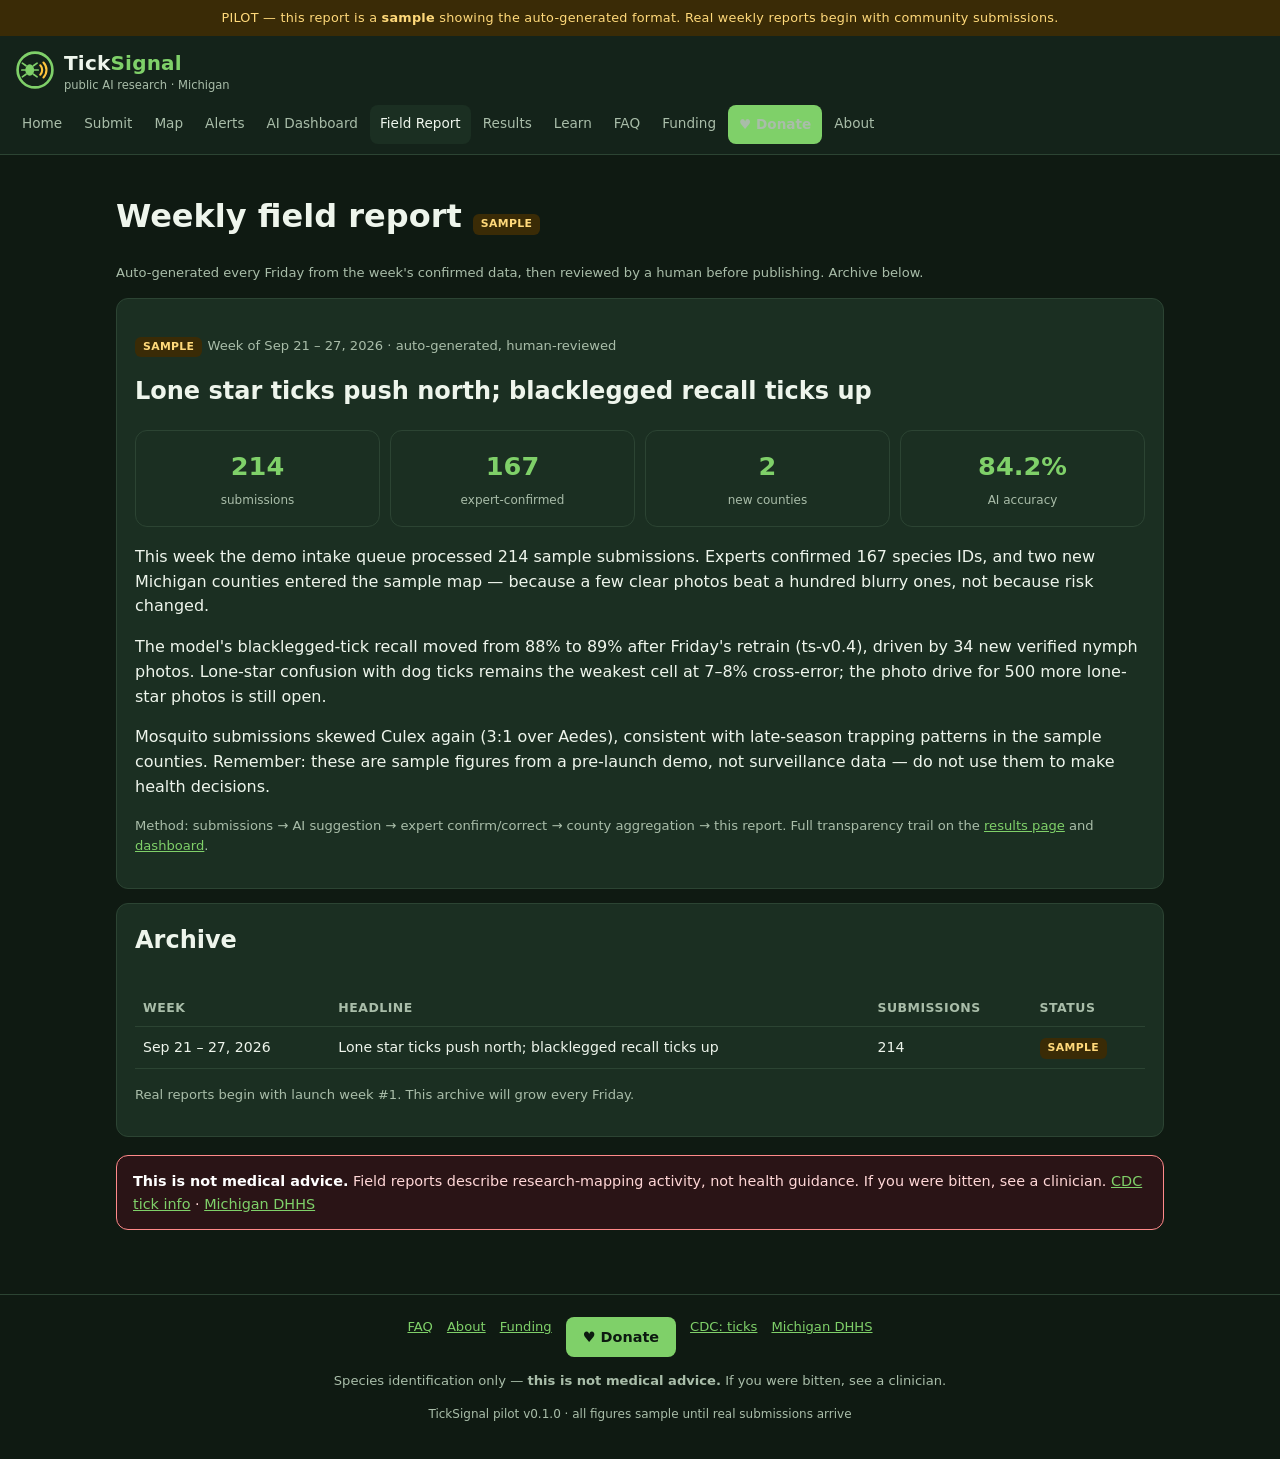
<file: report.html>
<!DOCTYPE html>
<html lang="en">
<head>
<meta charset="utf-8">
<meta name="viewport" content="width=device-width,initial-scale=1">
<title>Weekly field report — TickSignal</title>
<link rel="stylesheet" href="assets/styles.css">
</head>
<body>
<div class="demo-banner">PILOT — this report is a <strong>sample</strong> showing the auto-generated format. Real weekly reports begin with community submissions.</div>
<header class="site-header">
  <a class="brand" href="index.html">
    <svg width="38" height="38" viewBox="0 0 36 36" aria-hidden="true">
      <circle cx="18" cy="18" r="16.5" fill="none" stroke="#7fd069" stroke-width="2.5"/>
      <ellipse cx="13" cy="18" rx="4.2" ry="5.5" fill="#7fd069"/>
      <g stroke="#7fd069" stroke-width="1.6" stroke-linecap="round">
        <path d="M9.5 14 L6 11.5"/><path d="M9.5 18 L5.5 18"/><path d="M9.5 22 L6 24.5"/>
        <path d="M16.5 14 L20 11.5"/><path d="M16.8 18 L21 18"/><path d="M16.5 22 L20 24.5"/>
      </g>
      <g fill="none" stroke="#ffc53d" stroke-width="2" stroke-linecap="round">
        <path d="M23 13.5 a6.5 6.5 0 0 1 0 9"/><path d="M26 11 a10 10 0 0 1 0 14"/>
      </g>
    </svg>
    <span><span class="brand-name">Tick<span>Signal</span></span><span class="brand-sub">public AI research · Michigan</span></span>
  </a>
  <nav class="site-nav">
    <a href="index.html">Home</a>
    <a href="submit.html">Submit</a>
    <a href="map.html">Map</a><a href="alerts.html">Alerts</a>
    <a href="dashboard.html">AI Dashboard</a>
    <a href="report.html" aria-current="page">Field Report</a>
    <a href="results.html">Results</a>
    <a href="learn.html">Learn</a>
    <a href="faq.html">FAQ</a>
    <a href="funding.html">Funding</a>
    <a class="btn btn-donate" href="https://ko-fi.com/dakotamccall9" target="_blank" rel="noopener">♥ Donate</a>
    <a href="about.html">About</a>
  </nav>
</header>

<main>
  <h1>Weekly field report <span class="badge sample">SAMPLE</span></h1>
  <p class="hint">Auto-generated every Friday from the week's confirmed data, then reviewed by a human before publishing. Archive below.</p>

  <article class="card">
    <p><span class="badge sample">SAMPLE</span> <small class="hint" id="r-week"></small></p>
    <h2 id="r-headline"></h2>
    <div class="counters" style="grid-template-columns:repeat(4,1fr)">
      <div class="counter"><div class="num" id="r-sub">—</div><div class="lbl">submissions</div></div>
      <div class="counter"><div class="num" id="r-conf">—</div><div class="lbl">expert-confirmed</div></div>
      <div class="counter"><div class="num" id="r-new">—</div><div class="lbl">new counties</div></div>
      <div class="counter"><div class="num" id="r-acc">—</div><div class="lbl">AI accuracy</div></div>
    </div>
    <div id="r-body"></div>
    <p class="hint">Method: submissions → AI suggestion → expert confirm/correct → county aggregation → this report. Full transparency trail on the <a href="results.html">results page</a> and <a href="dashboard.html">dashboard</a>.</p>
  </article>

  <section class="card">
    <h2>Archive</h2>
    <div class="table-wrap"><table>
      <thead><tr><th>Week</th><th>Headline</th><th>Submissions</th><th>Status</th></tr></thead>
      <tbody><tr><td id="a-week">—</td><td id="a-head">—</td><td id="a-sub">—</td><td><span class="badge sample">SAMPLE</span></td></tr></tbody>
    </table></div>
    <p class="hint">Real reports begin with launch week #1. This archive will grow every Friday.</p>
  </section>

  <div class="disclaimer">
    <strong>This is not medical advice.</strong> Field reports describe research-mapping activity, not health guidance. If you were bitten, see a clinician. <a href="https://www.cdc.gov/ticks/" rel="noopener">CDC tick info</a> · <a href="https://www.michigan.gov/mdhhs" rel="noopener">Michigan DHHS</a>
  </div>
</main>

<footer class="site-footer">
  <div class="links">
    <a href="faq.html">FAQ</a><a href="about.html">About</a><a href="funding.html">Funding</a>
    <a class="btn btn-donate" href="https://ko-fi.com/dakotamccall9" target="_blank" rel="noopener">♥ Donate</a>
    <a href="https://www.cdc.gov/ticks/" rel="noopener">CDC: ticks</a><a href="https://www.michigan.gov/mdhhs" rel="noopener">Michigan DHHS</a>
  </div>
  <p>Species identification only — <strong>this is not medical advice.</strong> If you were bitten, see a clinician.</p>
  <p><small class="fine">TickSignal pilot v0.1.0 · all figures sample until real submissions arrive</small></p>
</footer>

<script src="assets/data.js"></script>
<script>
async function init(){
  let d=null;
  try{ const r=await fetch('data/data.json',{cache:'no-store'}); if(r.ok) d=await r.json(); }catch(e){}
  if(!d) d=window.TICKSIGNAL_DATA||null;
  if(!d) return;
  const fr=d.fieldReport;
  document.getElementById('r-week').textContent='Week of '+fr.week+' · auto-generated, human-reviewed';
  document.getElementById('r-headline').textContent=fr.headline;
  document.getElementById('r-sub').textContent=fr.stats.submissions;
  document.getElementById('r-conf').textContent=fr.stats.confirmed;
  document.getElementById('r-new').textContent=fr.stats.newCounties;
  document.getElementById('r-acc').textContent=fr.stats.accuracy.toFixed(1)+'%';
  document.getElementById('r-body').innerHTML=fr.body.map(p=>'<p>'+p+'</p>').join('');
  document.getElementById('a-week').textContent=fr.week;
  document.getElementById('a-head').textContent=fr.headline;
  document.getElementById('a-sub').textContent=fr.stats.submissions;
}
init();
</script>
</body>
</html>
</file>
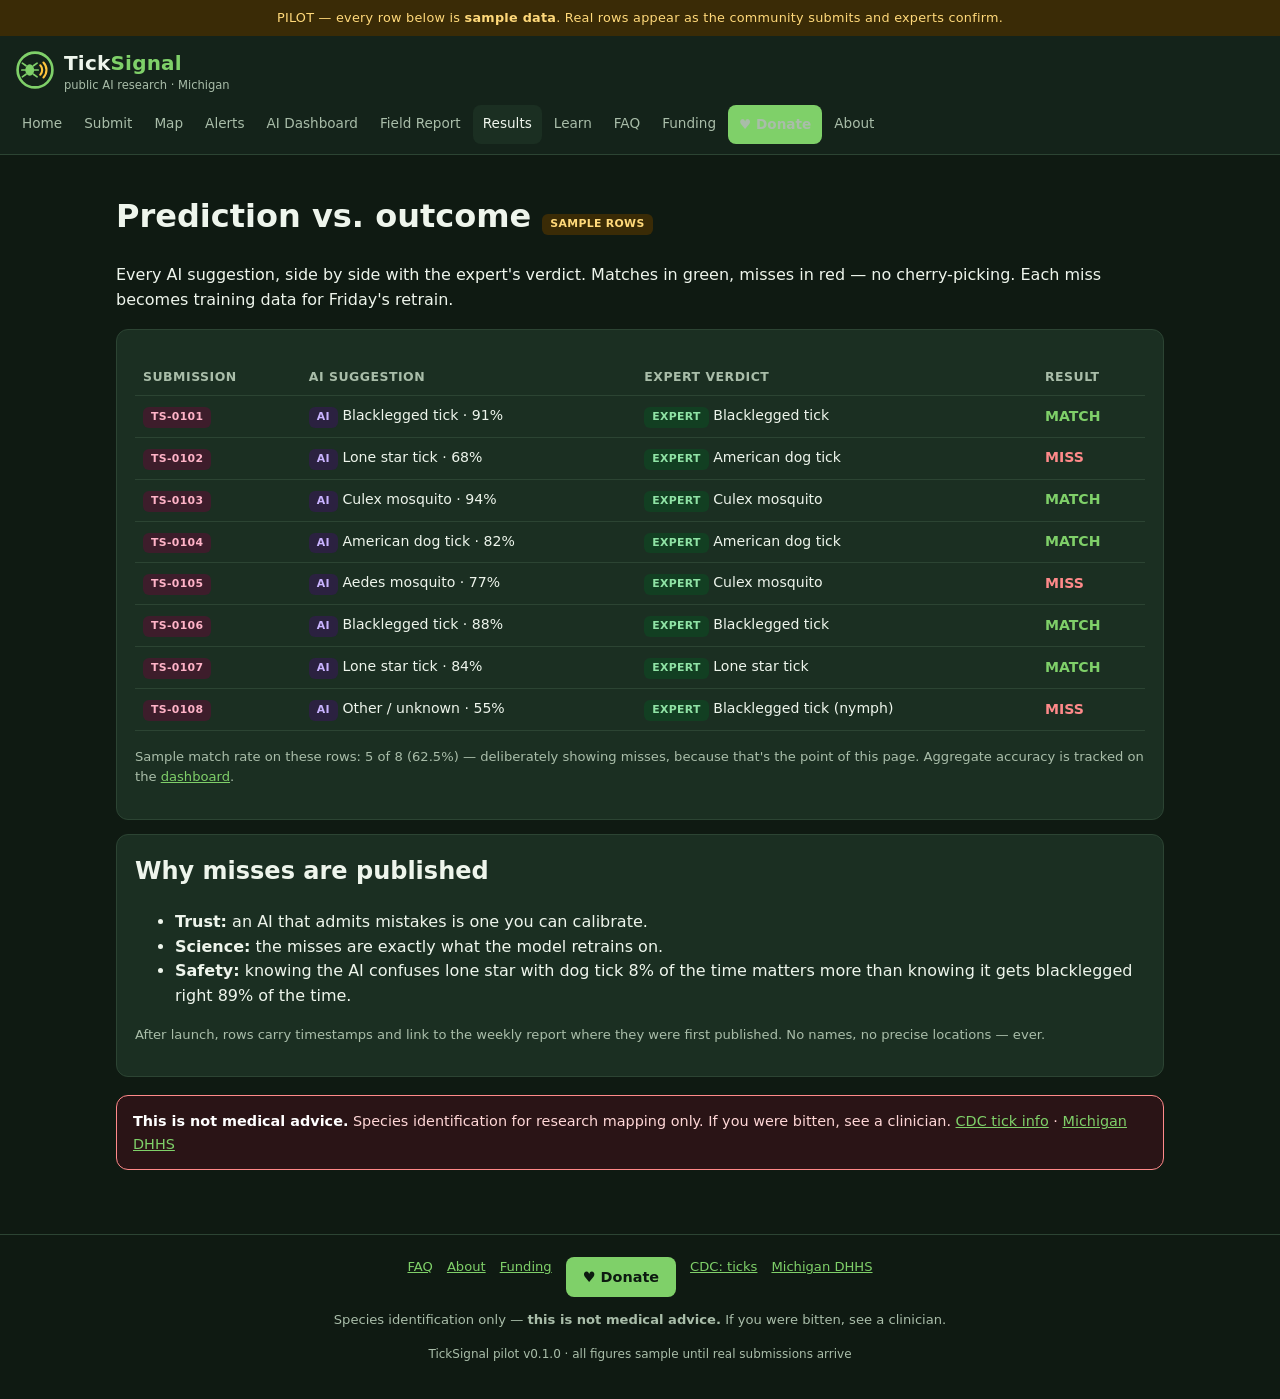
<file: results.html>
<!DOCTYPE html>
<html lang="en">
<head>
<meta charset="utf-8">
<meta name="viewport" content="width=device-width,initial-scale=1">
<title>Prediction vs. outcome — TickSignal</title>
<link rel="stylesheet" href="assets/styles.css">
</head>
<body>
<div class="demo-banner">PILOT — every row below is <strong>sample data</strong>. Real rows appear as the community submits and experts confirm.</div>
<header class="site-header">
  <a class="brand" href="index.html">
    <svg width="38" height="38" viewBox="0 0 36 36" aria-hidden="true">
      <circle cx="18" cy="18" r="16.5" fill="none" stroke="#7fd069" stroke-width="2.5"/>
      <ellipse cx="13" cy="18" rx="4.2" ry="5.5" fill="#7fd069"/>
      <g stroke="#7fd069" stroke-width="1.6" stroke-linecap="round">
        <path d="M9.5 14 L6 11.5"/><path d="M9.5 18 L5.5 18"/><path d="M9.5 22 L6 24.5"/>
        <path d="M16.5 14 L20 11.5"/><path d="M16.8 18 L21 18"/><path d="M16.5 22 L20 24.5"/>
      </g>
      <g fill="none" stroke="#ffc53d" stroke-width="2" stroke-linecap="round">
        <path d="M23 13.5 a6.5 6.5 0 0 1 0 9"/><path d="M26 11 a10 10 0 0 1 0 14"/>
      </g>
    </svg>
    <span><span class="brand-name">Tick<span>Signal</span></span><span class="brand-sub">public AI research · Michigan</span></span>
  </a>
  <nav class="site-nav">
    <a href="index.html">Home</a>
    <a href="submit.html">Submit</a>
    <a href="map.html">Map</a><a href="alerts.html">Alerts</a>
    <a href="dashboard.html">AI Dashboard</a>
    <a href="report.html">Field Report</a>
    <a href="results.html" aria-current="page">Results</a>
    <a href="learn.html">Learn</a>
    <a href="faq.html">FAQ</a>
    <a href="funding.html">Funding</a>
    <a class="btn btn-donate" href="https://ko-fi.com/dakotamccall9" target="_blank" rel="noopener">♥ Donate</a>
    <a href="about.html">About</a>
  </nav>
</header>

<main>
  <h1>Prediction vs. outcome <span class="badge sample">SAMPLE ROWS</span></h1>
  <p>Every AI suggestion, side by side with the expert's verdict. Matches in green, misses in red — no cherry-picking. Each miss becomes training data for Friday's retrain.</p>

  <section class="card">
    <div class="table-wrap"><table>
      <thead><tr><th>Submission</th><th>AI suggestion</th><th>Expert verdict</th><th>Result</th></tr></thead>
      <tbody id="rows"></tbody>
    </table></div>
    <p class="hint">Sample match rate on these rows: 5 of 8 (62.5%) — deliberately showing misses, because that's the point of this page. Aggregate accuracy is tracked on the <a href="dashboard.html">dashboard</a>.</p>
  </section>

  <section class="card">
    <h2>Why misses are published</h2>
    <ul>
      <li><strong>Trust:</strong> an AI that admits mistakes is one you can calibrate.</li>
      <li><strong>Science:</strong> the misses are exactly what the model retrains on.</li>
      <li><strong>Safety:</strong> knowing the AI confuses lone star with dog tick 8% of the time matters more than knowing it gets blacklegged right 89% of the time.</li>
    </ul>
    <p class="hint">After launch, rows carry timestamps and link to the weekly report where they were first published. No names, no precise locations — ever.</p>
  </section>

  <div class="disclaimer">
    <strong>This is not medical advice.</strong> Species identification for research mapping only. If you were bitten, see a clinician. <a href="https://www.cdc.gov/ticks/" rel="noopener">CDC tick info</a> · <a href="https://www.michigan.gov/mdhhs" rel="noopener">Michigan DHHS</a>
  </div>
</main>

<footer class="site-footer">
  <div class="links">
    <a href="faq.html">FAQ</a><a href="about.html">About</a><a href="funding.html">Funding</a>
    <a class="btn btn-donate" href="https://ko-fi.com/dakotamccall9" target="_blank" rel="noopener">♥ Donate</a>
    <a href="https://www.cdc.gov/ticks/" rel="noopener">CDC: ticks</a><a href="https://www.michigan.gov/mdhhs" rel="noopener">Michigan DHHS</a>
  </div>
  <p>Species identification only — <strong>this is not medical advice.</strong> If you were bitten, see a clinician.</p>
  <p><small class="fine">TickSignal pilot v0.1.0 · all figures sample until real submissions arrive</small></p>
</footer>

<script src="assets/data.js"></script>
<script>
async function init(){
  let d=null;
  try{ const r=await fetch('data/data.json',{cache:'no-store'}); if(r.ok) d=await r.json(); }catch(e){}
  if(!d) d=window.TICKSIGNAL_DATA||null;
  if(!d) return;
  const tb=document.getElementById('rows');
  d.resultsHistory.forEach(r=>{ const tr=document.createElement('tr');
    tr.innerHTML='<td><span class="badge demo">'+r.id+'</span></td><td><span class="badge ai">AI</span> '+r.ai+'</td><td><span class="badge verified">EXPERT</span> '+r.expert+'</td><td class="'+r.outcome+'">'+r.outcome.toUpperCase()+'</td>';
    tb.appendChild(tr); });
}
init();
</script>
</body>
</html>
</file>
<file: assets/styles.css>
/* TickSignal MVP — shared stylesheet (mobile-first, no frameworks) */
:root{
  --bg:#0f1a12;
  --bg2:#14231a;
  --card:#1b2f22;
  --ink:#eef5ec;
  --muted:#a9bda9;
  --accent:#7fd069;   /* signal green */
  --accent2:#ffc53d;  /* amber */
  --line:#2c4433;
  --danger:#ff8a8a;
  --radius:12px;
}
*{box-sizing:border-box}
html{-webkit-text-size-adjust:100%}
body{
  margin:0;background:var(--bg);color:var(--ink);
  font-family:system-ui,-apple-system,"Segoe UI",Roboto,Helvetica,Arial,sans-serif;
  line-height:1.55;font-size:16px;
}
a{color:var(--accent)}
img,svg{max-width:100%}
main{max-width:1080px;margin:0 auto;padding:16px}

/* ---------- demo banner ---------- */
.demo-banner{
  background:#3a2b06;color:#ffd97a;text-align:center;
  font-size:.8rem;padding:8px 12px;letter-spacing:.02em;
}

/* ---------- header ---------- */
.site-header{
  background:var(--bg2);border-bottom:1px solid var(--line);
  position:sticky;top:0;z-index:50;
}
.brand{display:flex;align-items:center;gap:10px;padding:12px 16px;text-decoration:none;color:var(--ink)}
.brand-name{font-weight:800;font-size:1.25rem;letter-spacing:.01em}
.brand-name span{color:var(--accent)}
.brand-sub{font-size:.72rem;color:var(--muted);display:block;line-height:1.2}
nav.site-nav{display:flex;gap:2px;overflow-x:auto;padding:0 12px 10px;-webkit-overflow-scrolling:touch}
nav.site-nav a{
  color:var(--muted);text-decoration:none;font-size:.85rem;white-space:nowrap;
  padding:8px 10px;border-radius:8px;
}
nav.site-nav a:hover,nav.site-nav a[aria-current="page"]{color:var(--ink);background:var(--card)}

/* ---------- hero ---------- */
.hero{
  background:radial-gradient(1200px 400px at 50% -80px,#1d3a26,var(--bg2));
  border:1px solid var(--line);border-radius:var(--radius);
  padding:36px 20px;text-align:center;margin:8px 0 20px;
}
.hero h1{font-size:1.9rem;margin:.2em 0;line-height:1.25}
.hero h1 .q{color:var(--accent)}
.hero p.lede{color:var(--muted);max-width:560px;margin:0 auto 20px}
.cta-row{display:flex;gap:10px;justify-content:center;flex-wrap:wrap}
.btn{
  display:inline-block;padding:13px 26px;border-radius:10px;font-weight:700;
  text-decoration:none;border:1px solid transparent;cursor:pointer;font-size:1rem;
}
.btn-primary{background:var(--accent);color:#0d1a10}
.btn-primary:hover{filter:brightness(1.08)}
.btn-ghost{background:transparent;color:var(--ink);border-color:var(--line)}
.btn-ghost:hover{border-color:var(--accent)}
.btn-donate{background:var(--accent);color:#0d1a10;padding:8px 16px;font-size:.9rem;border-radius:8px}
.btn-donate:hover{filter:brightness(1.08)}

/* ---------- counters ---------- */
.counters{display:grid;grid-template-columns:repeat(3,1fr);gap:10px;margin:18px 0}
.counter{
  background:var(--card);border:1px solid var(--line);border-radius:var(--radius);
  padding:16px 8px;text-align:center;
}
.counter .num{font-size:1.6rem;font-weight:800;color:var(--accent)}
.counter .lbl{font-size:.75rem;color:var(--muted);margin-top:4px}
.counter .tag{display:inline-block;font-size:.62rem;color:#ffd97a;background:#3a2b06;border-radius:6px;padding:1px 7px;margin-top:6px}

/* ---------- cards / sections ---------- */
.card{background:var(--card);border:1px solid var(--line);border-radius:var(--radius);padding:18px;margin:14px 0}
.card h2,.card h3{margin-top:0}
.grid2{display:grid;grid-template-columns:1fr;gap:12px}
@media(min-width:760px){.grid2{grid-template-columns:1fr 1fr}.hero h1{font-size:2.4rem}}
.step{display:flex;gap:12px;align-items:flex-start;margin:12px 0}
.step .n{
  flex:0 0 32px;height:32px;border-radius:50%;background:var(--accent);color:#0d1a10;
  font-weight:800;display:flex;align-items:center;justify-content:center;
}

/* ---------- forms ---------- */
label{display:block;font-weight:600;margin:14px 0 6px}
input[type=file],select,input[type=text],textarea{
  width:100%;padding:12px;border-radius:10px;border:1px solid var(--line);
  background:var(--bg);color:var(--ink);font-size:1rem;
}
.hint{font-size:.82rem;color:var(--muted);margin-top:6px}
.stepbar{display:flex;gap:6px;margin:16px 0}
.stepbar div{flex:1;height:6px;border-radius:3px;background:var(--line)}
.stepbar div.on{background:var(--accent)}
.preview img{max-height:280px;border-radius:10px;border:1px solid var(--line)}
.demo-result{background:var(--bg);border:1px dashed var(--accent2);border-radius:var(--radius);padding:16px;margin-top:14px}

/* ---------- tables ---------- */
table{width:100%;border-collapse:collapse;font-size:.88rem;margin:10px 0}
th,td{padding:9px 8px;border-bottom:1px solid var(--line);text-align:left}
th{color:var(--muted);font-weight:600;font-size:.78rem;text-transform:uppercase;letter-spacing:.04em}
.table-wrap{overflow-x:auto}
.match{color:var(--accent);font-weight:700}
.miss{color:var(--danger);font-weight:700}

/* ---------- badges ---------- */
.badge{display:inline-block;font-size:.68rem;font-weight:700;border-radius:6px;padding:2px 8px;letter-spacing:.03em}
.badge.sample{background:#3a2b06;color:#ffd97a}
.badge.baseline{background:#12314a;color:#9fd0ff}
.badge.demo{background:#3d1d2b;color:#ffb3c7}
.badge.verified{background:#123f22;color:#8fe3a5}
.badge.ai{background:#2b2140;color:#c9b3ff}

/* ---------- disclaimer ---------- */
.disclaimer{
  border:1px solid var(--danger);border-radius:var(--radius);
  background:#2a1416;color:#ffd7d7;padding:14px 16px;margin:18px 0;font-size:.9rem;
}
.disclaimer strong{color:#fff}

/* ---------- map ---------- */
#map{height:60vh;min-height:380px;border-radius:var(--radius);border:1px solid var(--line);background:#0b120d}
.map-controls{display:flex;gap:10px;flex-wrap:wrap;margin:12px 0;align-items:center}
.map-controls select{width:auto}
.toggle{display:flex;border:1px solid var(--line);border-radius:10px;overflow:hidden}
.toggle button{background:transparent;color:var(--muted);border:0;padding:10px 14px;cursor:pointer;font-size:.9rem}
.toggle button.on{background:var(--card);color:var(--ink);font-weight:700}

/* ---------- chart ---------- */
canvas.chart{width:100%;height:280px;background:var(--bg);border:1px solid var(--line);border-radius:var(--radius)}

/* ---------- ledger ---------- */
.ledger-row{display:flex;justify-content:space-between;padding:10px 0;border-bottom:1px solid var(--line)}
.tier{border:1px solid var(--line);border-radius:var(--radius);padding:16px;text-align:center}
.tier .price{font-size:1.8rem;font-weight:800;color:var(--accent)}
.tier .name{font-weight:700;margin-bottom:6px}

/* ---------- footer ---------- */
footer.site-footer{
  border-top:1px solid var(--line);margin-top:30px;padding:22px 16px;
  color:var(--muted);font-size:.82rem;text-align:center;
}
footer.site-footer .links{display:flex;gap:14px;justify-content:center;flex-wrap:wrap;margin-bottom:10px}
small.fine{font-size:.75rem}
.kv{display:grid;grid-template-columns:auto 1fr;gap:6px 14px;font-size:.9rem}
.kv dt{color:var(--muted)} .kv dd{margin:0}
.hidden{display:none!important}
</file>
